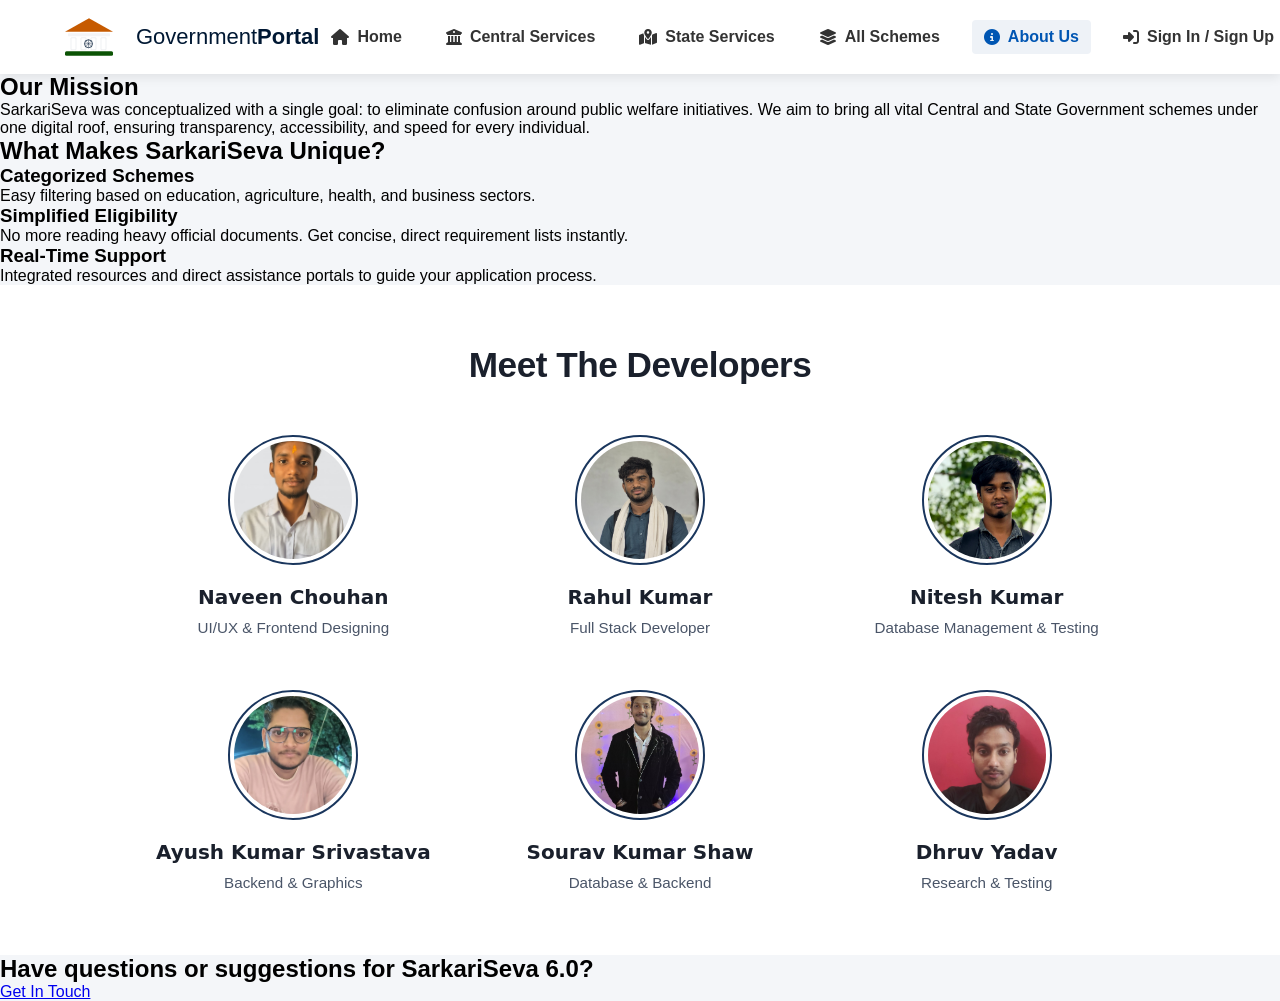
<file: pages/about.html>
<!DOCTYPE html>
<html lang="en">
<head>
    <meta charset="UTF-8">
    <meta name="viewport" content="width=device-width, initial-scale=1.0">
    <title>About Us - Goverment Portal</title>
    <!-- Add your font/icon links here (like FontAwesome for social icons) -->
    <link rel="stylesheet" href="../css/about.css">
    <!-- this is chnage  -->

<link rel="stylesheet" href="https://cdnjs.cloudflare.com/ajax/libs/font-awesome/6.5.1/css/all.min.css">

    <!-- CSS Links (Note the ../ to go up one folder) -->
    <link rel="stylesheet" href="../css/home.css">

    <!-- this chnage -->
</head>
<body>
        <!-- Main Navigation (Reused from your home page) -->
     <header class="navbar-container">
        
        <!-- Top Utility Bar -->
        <div class="top-bar">
            <span>
                <i class="fa-solid fa-flag"></i>
                Government Resources Portal
            </span>


        </div>

        <!-- Main Navigation -->
        <nav class="navbar">

            <!-- Logo -->
       <div class="logo">
    <!-- Clean, Sharp & Solid Dark Tricolor Landmark Logo -->
    <svg xmlns="http://www.w3.org/2000/svg" viewBox="0 0 100 85" width="50" height="50" style="margin-right: 12px; display: inline-block; vertical-align: middle;">
        <!-- Roof (Premium Dark Saffron) -->
        <polygon points="50,5 98,32 2,32" fill="#C65A00" rx="2" />
        
        <!-- Top Beam (Solid Light Cream/White for contrast) -->
        <rect x="8" y="35" width="84" height="6" fill="#F4F4F6" rx="1" />
        
        <!-- Pillars (Solid Crisp White with Subtle Inner Shadows/Borders) -->
        <g fill="#FFFFFF" stroke="#D1D5DB" stroke-width="0.7">
            <rect x="14" y="44" width="10" height="24" rx="1" />
            <rect x="34" y="44" width="10" height="24" rx="1" />
            <rect x="54" y="44" width="10" height="24" rx="1" />
            <rect x="74" y="44" width="10" height="24" rx="1" />
        </g>
        
        <!-- Ashoka Chakra (Deep Royal Navy Blue - Sharp Details) -->
        <circle cx="49" cy="56" r="8" stroke="#001833" stroke-width="1.5" fill="none" />
        <path d="M49,48 L49,64 M41,56 L57,56 M43,50 L55,62 M43,62 L55,50" stroke="#001833" stroke-width="0.8" />
        
        <!-- Base (Premium Dark Green) -->
        <rect x="2" y="71" width="96" height="9" rx="3" fill="#0B5304" />
    </svg>

    <!-- Text (Matching Deep Royal Navy Blue) -->
    <span style="color: #001833; font-size: 22px; font-family: sans-serif; display: inline-block; vertical-align: middle;">
        Government<strong style="font-weight: 800;">Portal</strong>
    </span>
</div>
 <!-- the logo code end -->
            <!-- Navigation Links -->
<ul class="nav-links" id="navLinks">

    <li>
        <a href="../index.html">
            <i class="fa-solid fa-house"></i> Home
        </a>
    </li>

    <li>
        <a href="central-services.html">
            <i class="fa-solid fa-building-columns"></i>
            Central Services
        </a>
    </li>

    <li>
        <a href="state-services.html">
            <i class="fa-solid fa-map-location-dot"></i>
            State Services
        </a>
    </li>

    <li>
        <a href="all-schemes.html">
            <i class="fa-solid fa-layer-group"></i>
            All Schemes
        </a>
    </li>

    <li>
        <a href="about.html" class="active">
            <i class="fa-solid fa-circle-info"></i>
            About Us
        </a>
    </li>

    <li>
        <a href="#login">
            <i class="fa-solid fa-right-to-bracket"></i>
            Sign In / Sign Up
        </a>
    </li>

</ul>

            <!-- Hamburger -->
            <div class="hamburger" id="hamburger">
                <i class="fa-solid fa-bars"></i>
            </div>

        </nav>

    </header>

    <!-- 1. HERO SECTION -->
    <section class="about-hero">
        <div class="hero-content">
            <h1>About SarkariSeva</h1>
            <p>All Government Services, One Trusted Portal.</p>
        </div>
    </section>

    <!-- 2. MISSION & VISION -->
    <section class="about-mission container">
        <div class="mission-box">
            <h2>Our Mission</h2>
            <p>SarkariSeva was conceptualized with a single goal: to eliminate confusion around public welfare initiatives. We aim to bring all vital Central and State Government schemes under one digital roof, ensuring transparency, accessibility, and speed for every individual.</p>
        </div>
    </section>

    <!-- 3. KEY FEATURES SECTION -->
    <section class="about-features container">
        <h2>What Makes SarkariSeva Unique?</h2>
        <div class="features-grid">
            <div class="feature-card">
                <h3>Categorized Schemes</h3>
                <p>Easy filtering based on education, agriculture, health, and business sectors.</p>
            </div>
            <div class="feature-card">
                <h3>Simplified Eligibility</h3>
                <p>No more reading heavy official documents. Get concise, direct requirement lists instantly.</p>
            </div>
            <div class="feature-card">
                <h3>Real-Time Support</h3>
                <p>Integrated resources and direct assistance portals to guide your application process.</p>
            </div>
        </div>
    </section>

    <!-- 4. DEVELOPER / TEAM SECTION -->

    <!-- 4. DEVELOPER SECTION (Premium Minimal Layout) -->
<section class="about-developer container">
    <div class="section-header">
        <h2>Meet The Developers</h2>
    </div>
    
    <div class="developer-row">
        <!-- Developer naveen 1 -->
        <div class="dev-item">
            <div class="img-circle-wrapper">
                <img src="../assets/images/hero/naveen.jpg" alt="Naveen" class="dev-img-circle">
            </div>
            <h3 class="dev-name">Naveen Chouhan</h3>
            <p class="dev-work">UI/UX & Frontend Designing</p>
        </div>

        <!-- Developer rahul 2 -->
        <div class="dev-item">
            <div class="img-circle-wrapper">
                <img src="../assets/images/hero/rahul.jpeg" alt="Rahul" class="dev-img-circle">
            </div>
            <h3 class="dev-name">Rahul Kumar</h3>
            <p class="dev-work">Full Stack Developer</p>
        </div>

        <!-- Developer nitesh 3  -->
        <div class="dev-item">
            <div class="img-circle-wrapper">
                <img src="../assets/images/hero/nitesh.jpeg" alt="Nitesh" class="dev-img-circle">
            </div>
            <h3 class="dev-name">Nitesh Kumar</h3>
            <p class="dev-work">Database Management & Testing</p>
        </div>

        <!-- Developer ayush 4  -->
        <div class="dev-item">
            <div class="img-circle-wrapper">
                <img src="../assets/images/hero/ayush.jpg" alt="Ayush" class="dev-img-circle">
            </div>
            <h3 class="dev-name">Ayush Kumar Srivastava</h3>
            <p class="dev-work">Backend & Graphics</p>
        </div>

        <!-- Developer sourav 5  -->
        <div class="dev-item">
            <div class="img-circle-wrapper">
                <img src="../assets/images/hero/sourav.jpeg" alt="Sourav" class="dev-img-circle">
            </div>
            <h3 class="dev-name">Sourav Kumar Shaw</h3>
            <p class="dev-work">Database & Backend</p>
        </div>

        <!-- Developer dhruv 6  -->
        <div class="dev-item">
            <div class="img-circle-wrapper">
                <img src="../assets/images/hero/dhruv.jpeg" alt="dhruv" class="dev-img-circle">
            </div>
            <h3 class="dev-name">Dhruv Yadav</h3>
            <p class="dev-work">Research & Testing</p>
        </div>
    </div>
</section>

    <!-- 5. CALL TO ACTION -->
    <section class="about-cta">
        <h2>Have questions or suggestions for SarkariSeva 6.0?</h2>
        <a href="contact.html" class="btn-primary">Get In Touch</a>
    </section>

</body>
</html>
</file>
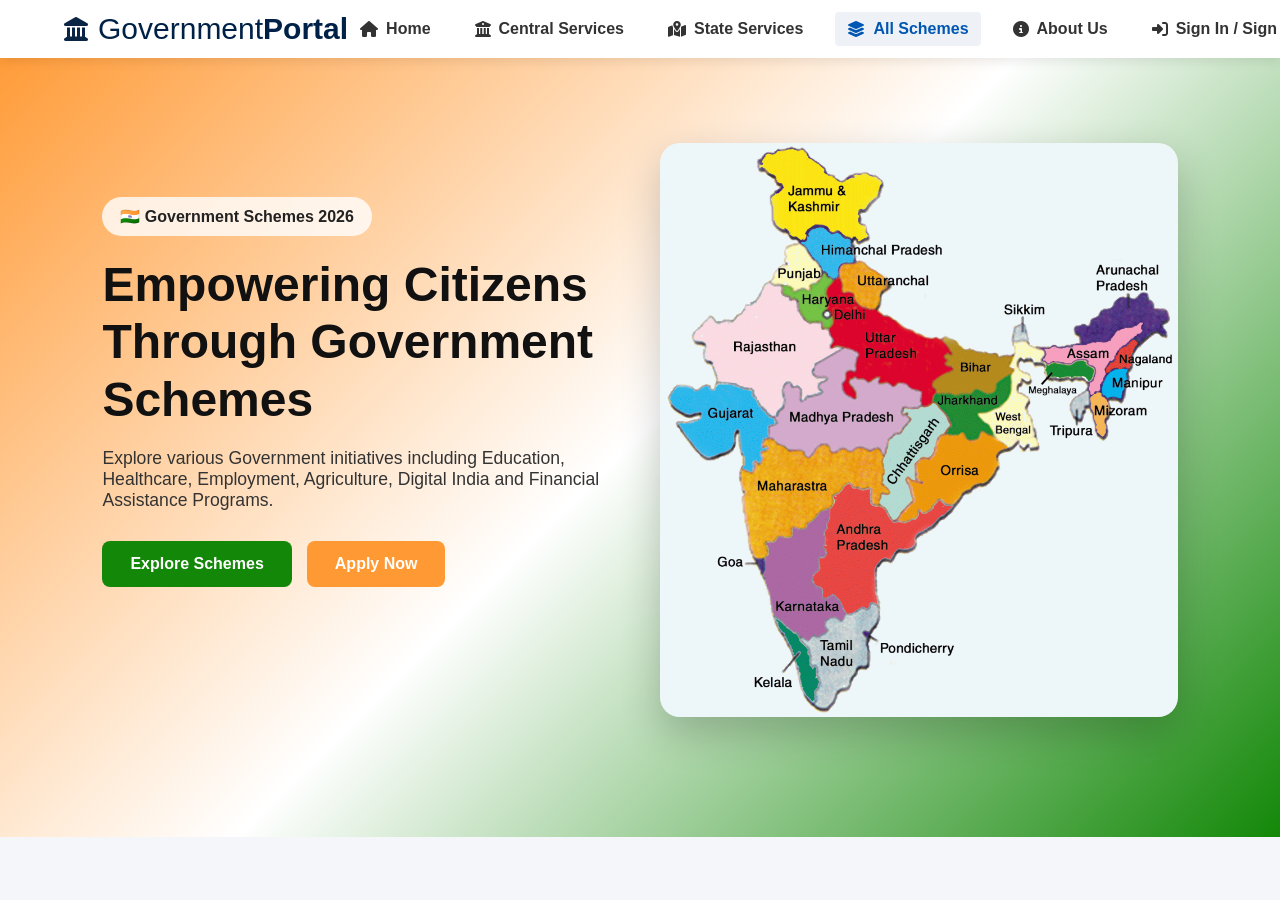
<file: pages/scheme.html>
<!DOCTYPE html>
<html lang="en">
<head>
    <meta charset="UTF-8">
    <meta name="viewport" content="width=device-width, initial-scale=1.0">
    <title>All Scheme In One Place</title>
    <!-- CSS File Link -->
     <link rel="stylesheet" href="https://cdnjs.cloudflare.com/ajax/libs/font-awesome/6.5.1/css/all.min.css"> 
    <link rel="stylesheet" href="../css/scheme.css">
</head>
<body>

     <header class="navbar-container">
    <!-- Top Mini Badge -->
    <div class="top-bar">
        <span><i class="fa-solid fa-flag"></i> Government Resources Portal</span>
    </div>

    <!-- Main Pill Navigation -->
    <nav class="navbar">
        <!-- Logo -->
        <div class="logo">
            <i class="fa-solid fa-landmark"></i>
            <span>Government<strong>Portal</strong></span>
        </div>

        <!-- Navigation Links -->
        <ul class="nav-links" id="navLinks">
            <li><a href="../index.html"><i class="fa-solid fa-house"></i> <span>Home</span></a></li>
            <li><a href="central-services.html"><i class="fa-solid fa-building-columns"></i> <span>Central Services</span></a></li>
            <li><a href="state-services.html"><i class="fa-solid fa-map-location-dot"></i> <span>State Services</span></a></li>
            <li><a href="all-schemes.html" class="active"><i class="fa-solid fa-layer-group"></i> <span>All Schemes</span></a></li>
            <li><a href="../pages/about.html"><i class="fa-solid fa-circle-info"></i> <span>About Us</span></a></li>
            <li><a href="#login" class="login-btn"><i class="fa-solid fa-right-to-bracket"></i> <span>Sign In / Sign Up</span></a></li>
        </ul>

        <!-- Mobile Hamburger Icon -->
        <div class="hamburger" id="hamburger">
            <i class="fa-solid fa-bars"></i>
        </div>
    </nav>
</header>
<!-- this is the end of change  -->
    <!-- This is start of scheme code  -->
     <section class="govt-scheme-banner">
    <div class="banner-content">
        <span class="badge">🇮🇳 Government Schemes 2026</span>

        <h1>Empowering Citizens Through Government Schemes</h1>

        <p>
            Explore various Government initiatives including
            Education, Healthcare, Employment, Agriculture,
            Digital India and Financial Assistance Programs.
        </p>

        <div class="banner-buttons">
            <a href="#" class="btn-primary">Explore Schemes</a>
            <a href="#" class="btn-secondary">Apply Now</a>
        </div>
        <section id="schemes-section">
        <div id="schemes-container"></div>
</section>
    </div>

    <div class="banner-image">
        <img src="../assets/images/hero/india.gif"
            alt="India Government Scheme">
    </div>
</section>

    </div>
    <script src="#"></script>
</body>
</html>
</file>
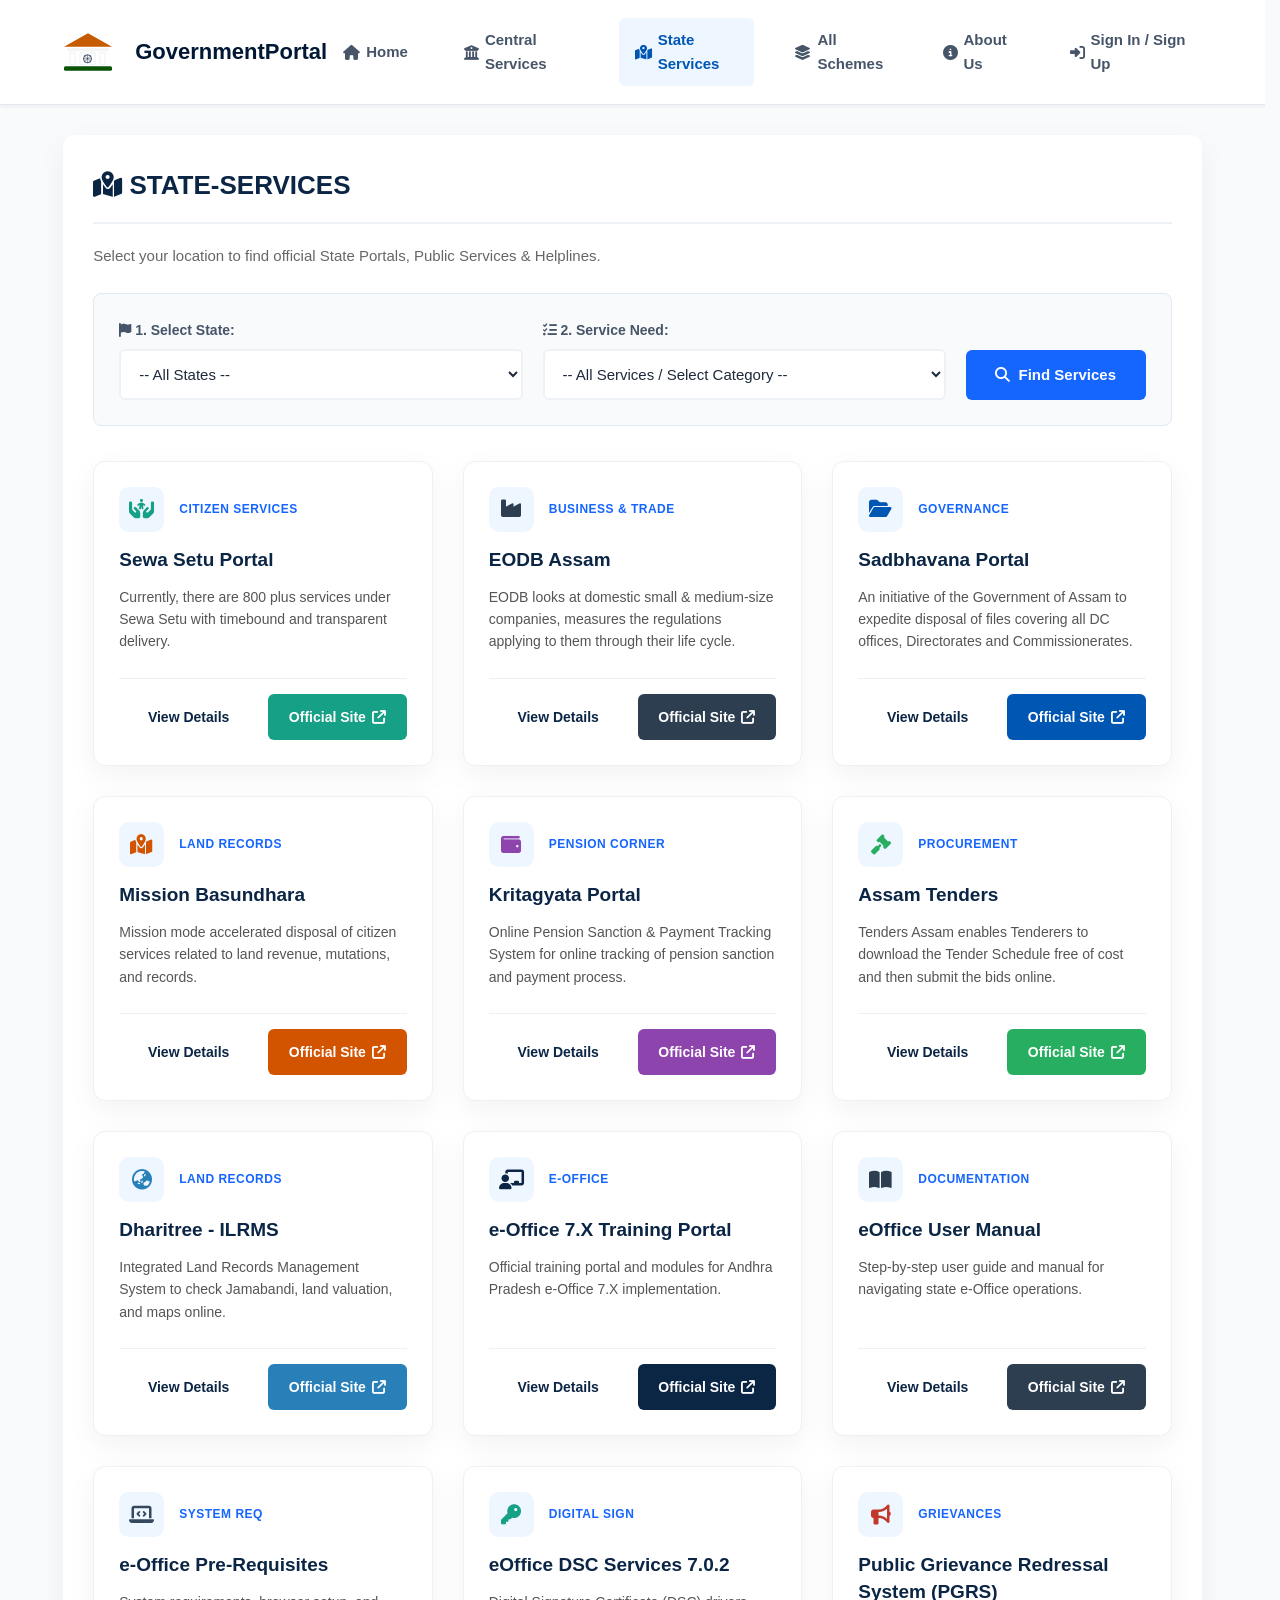
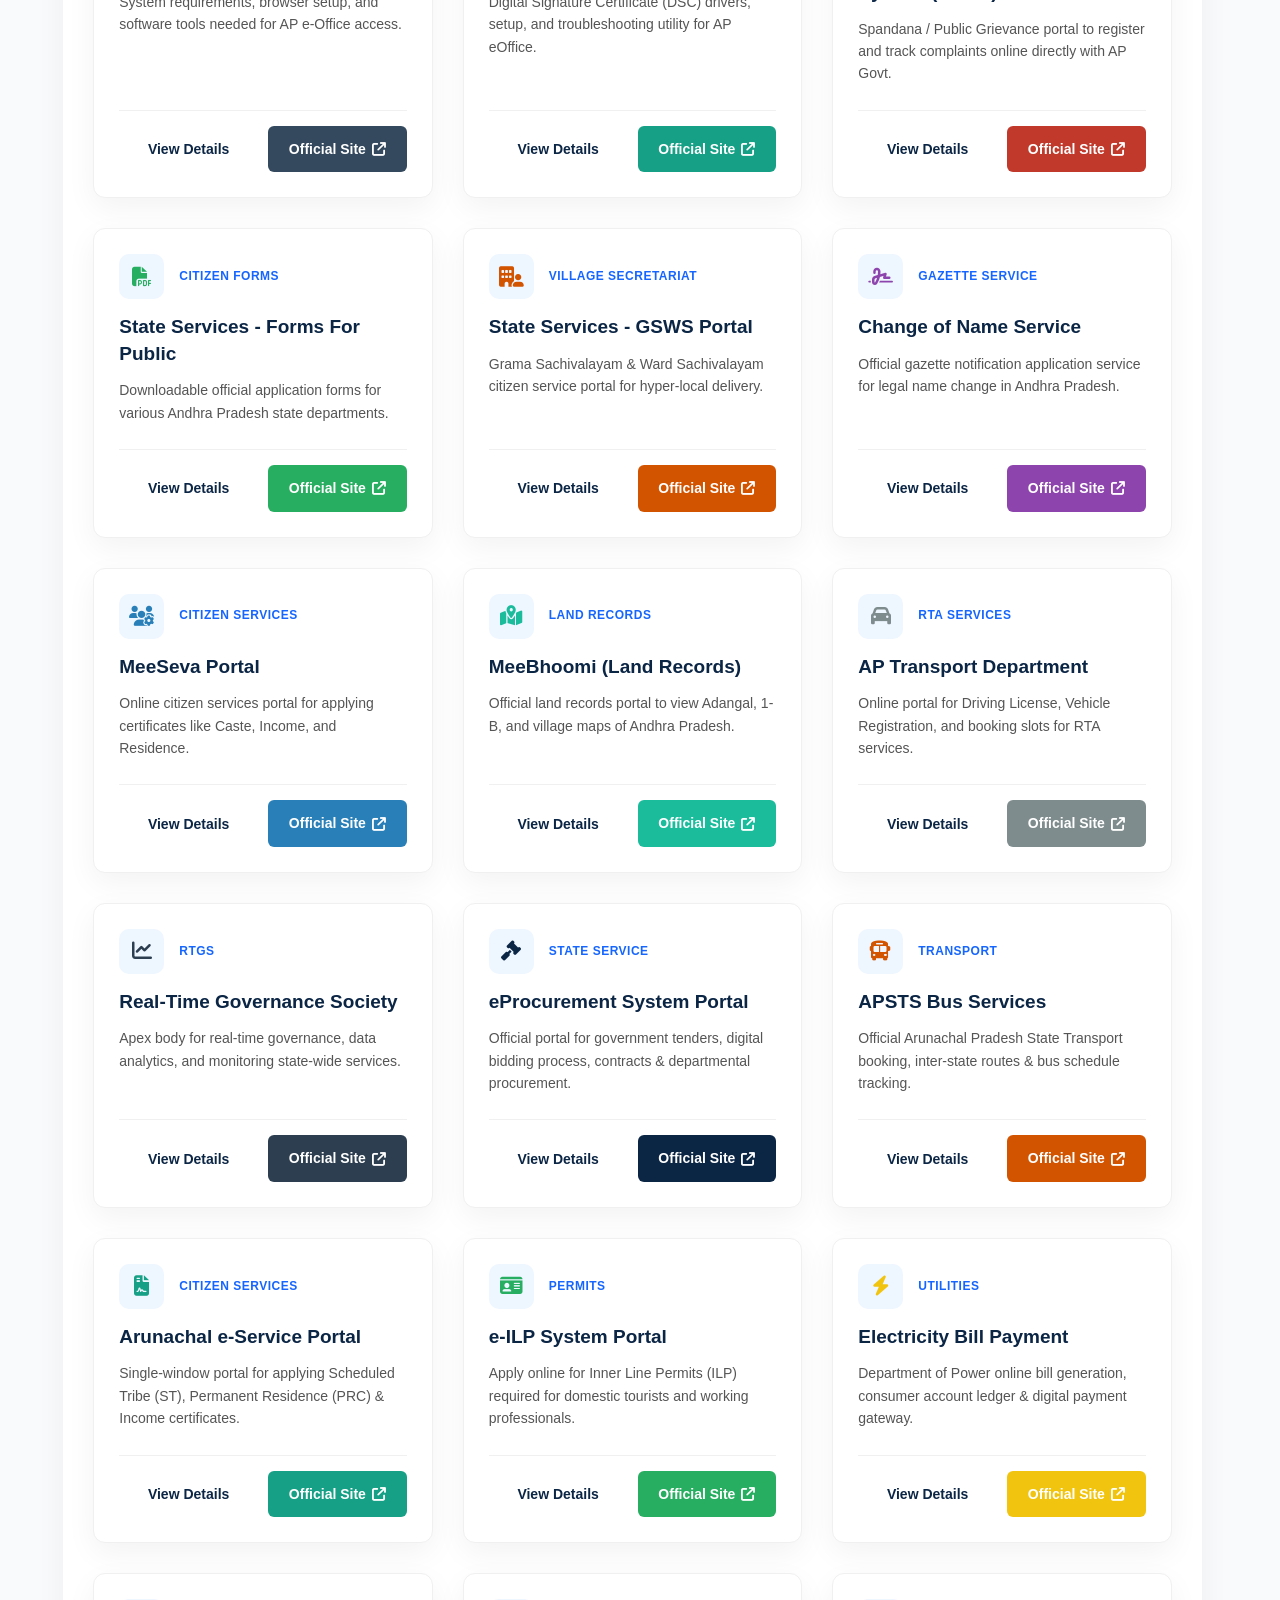
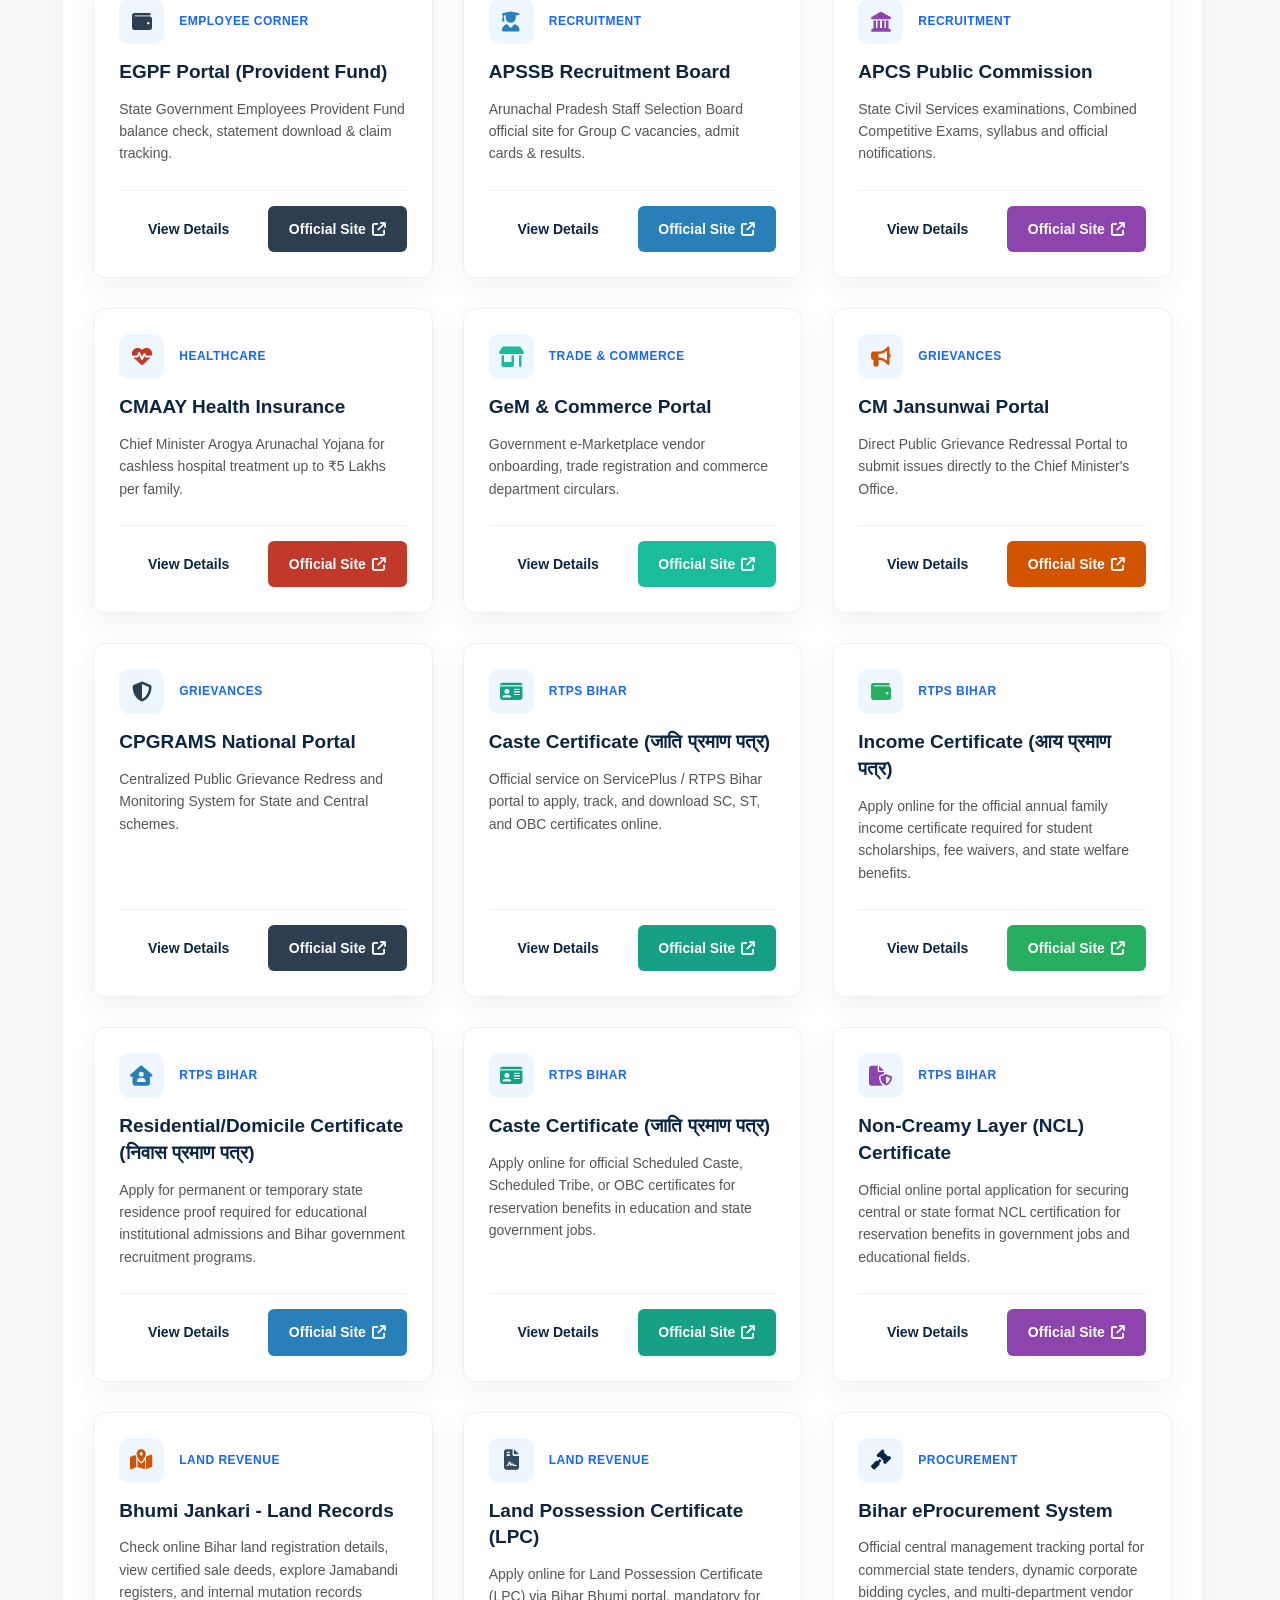
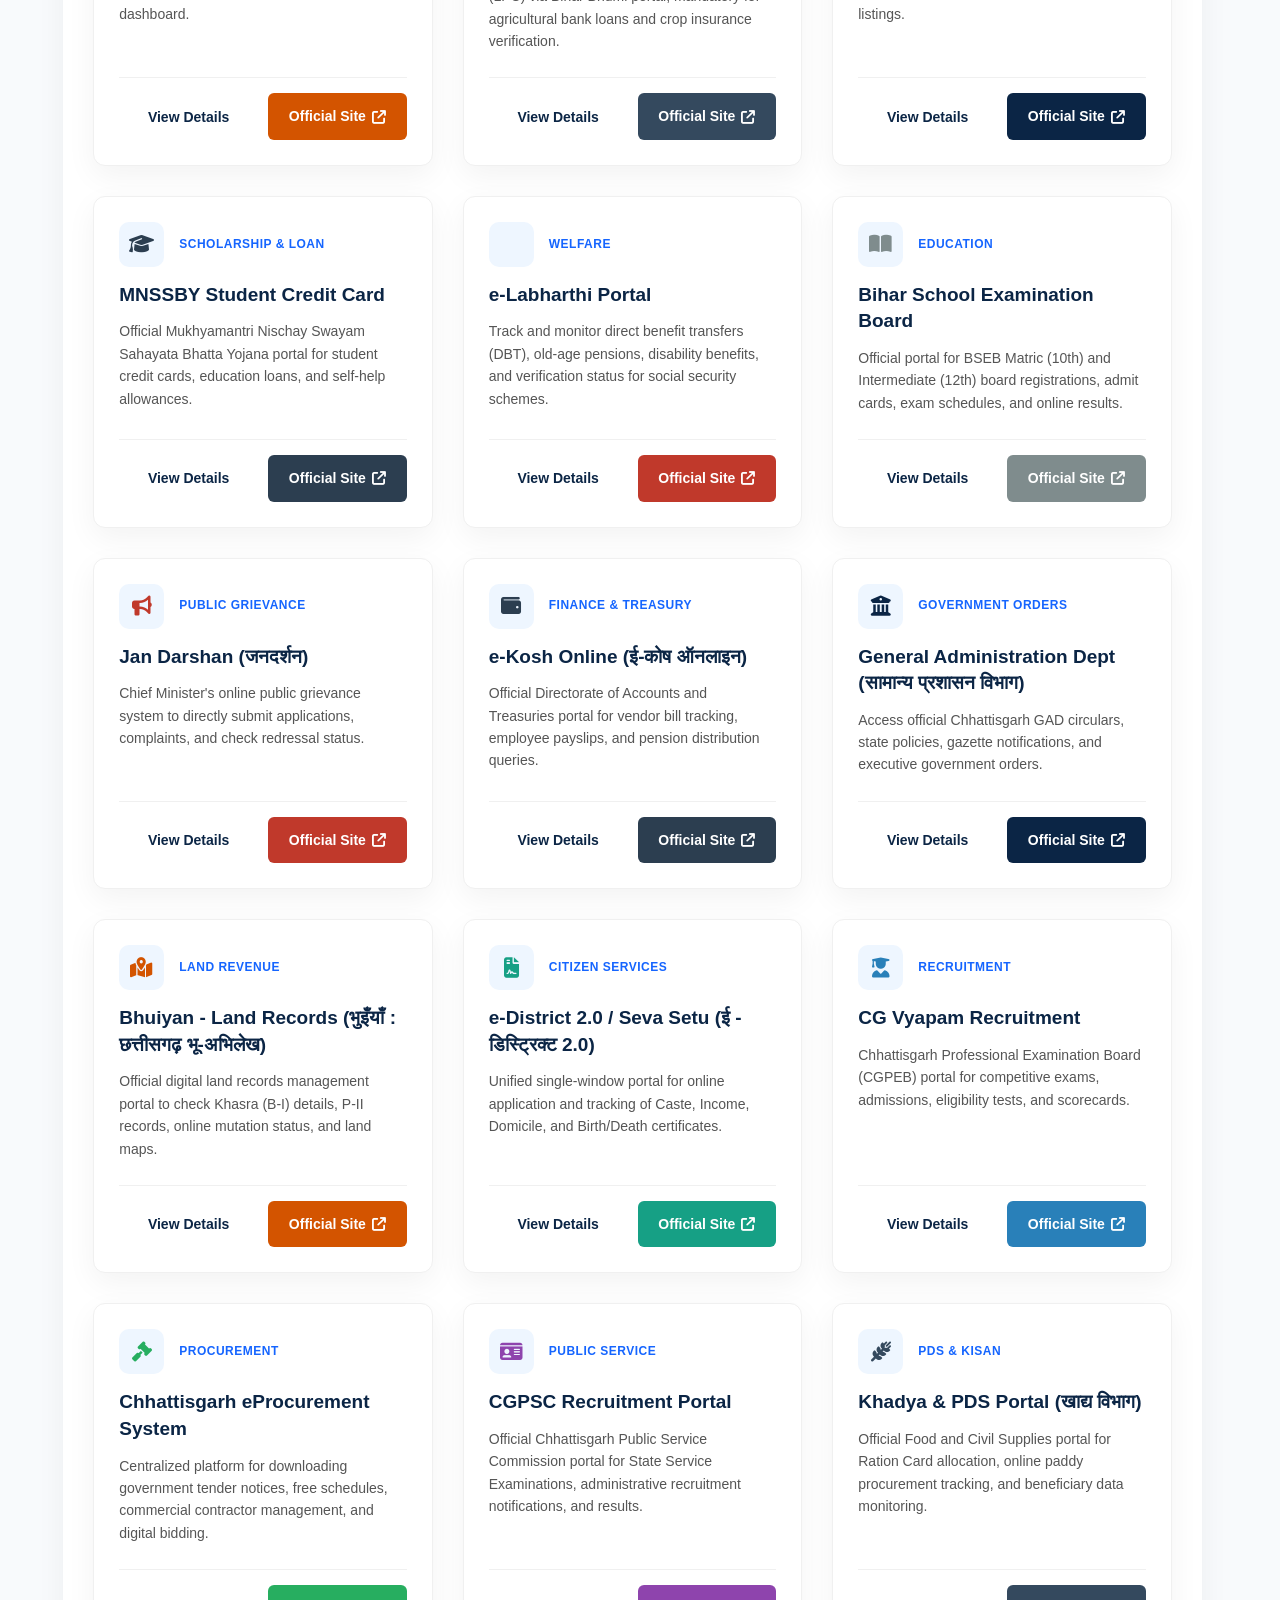
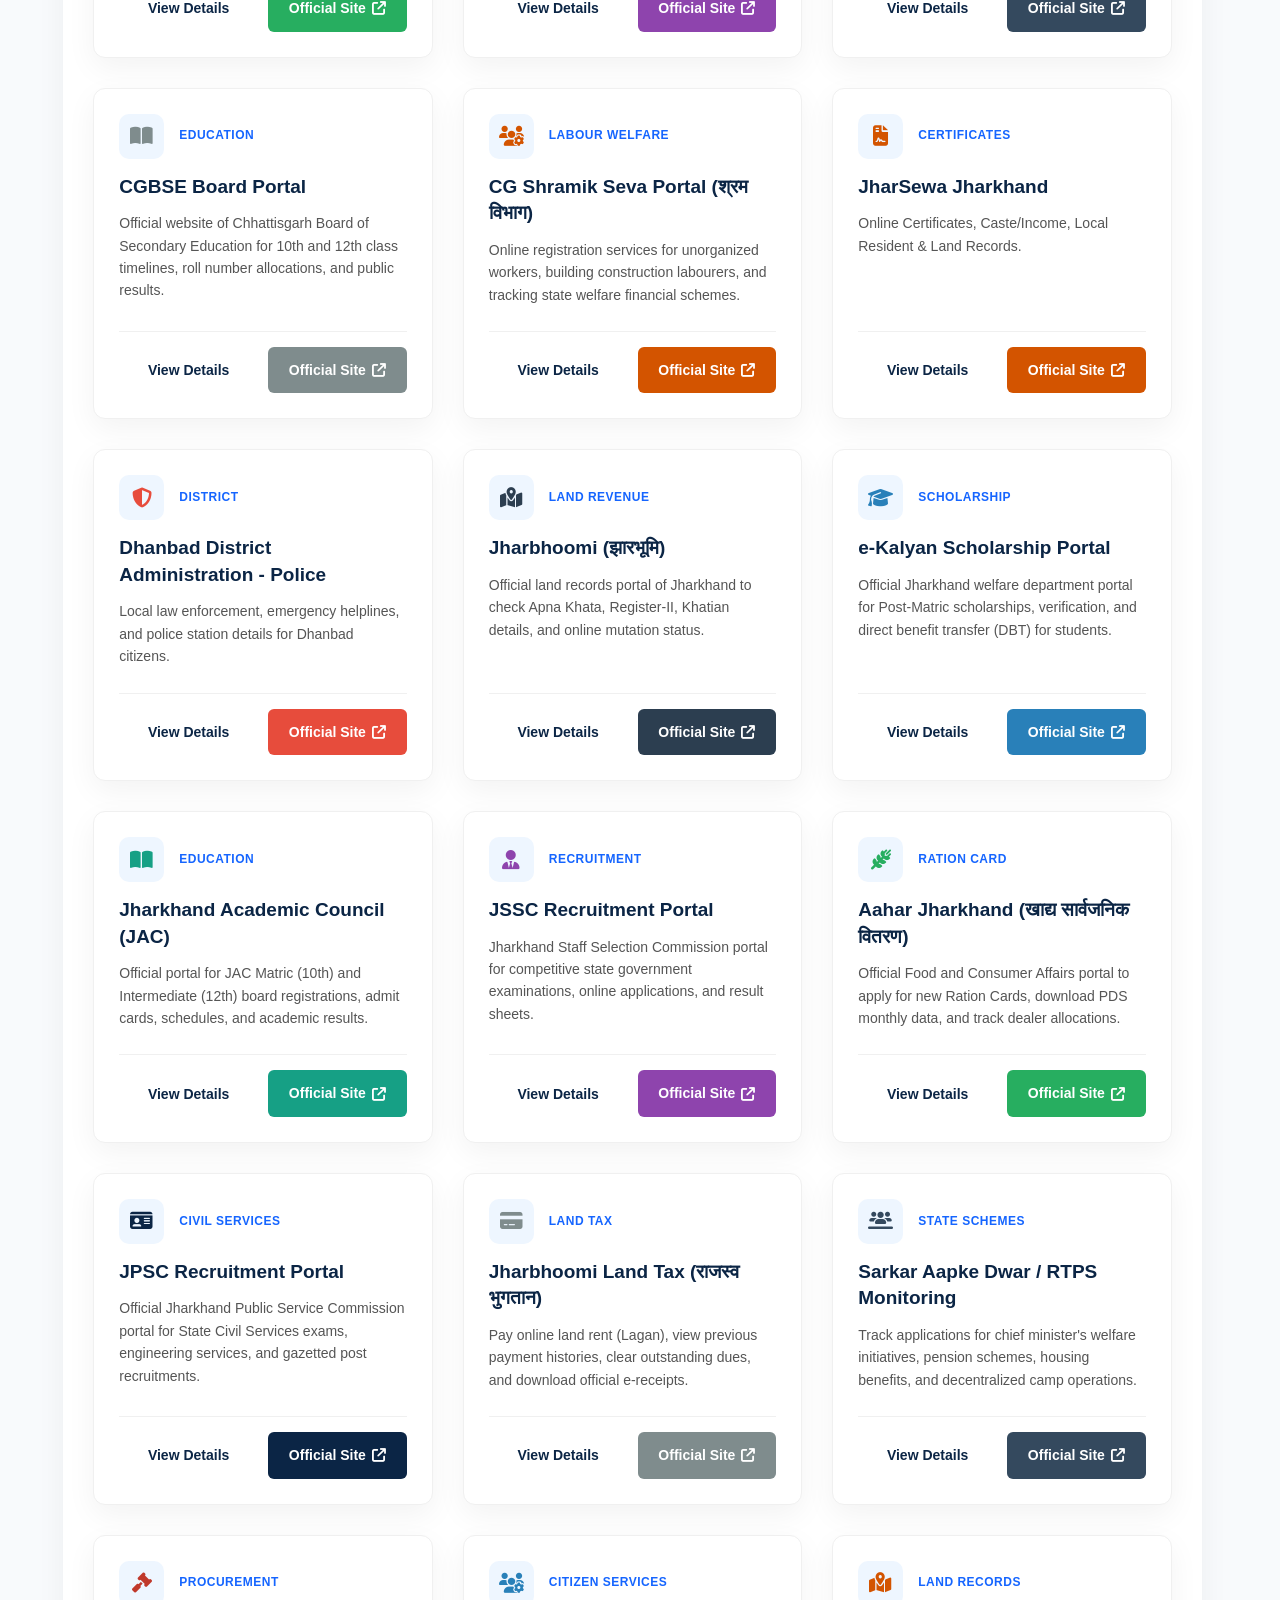
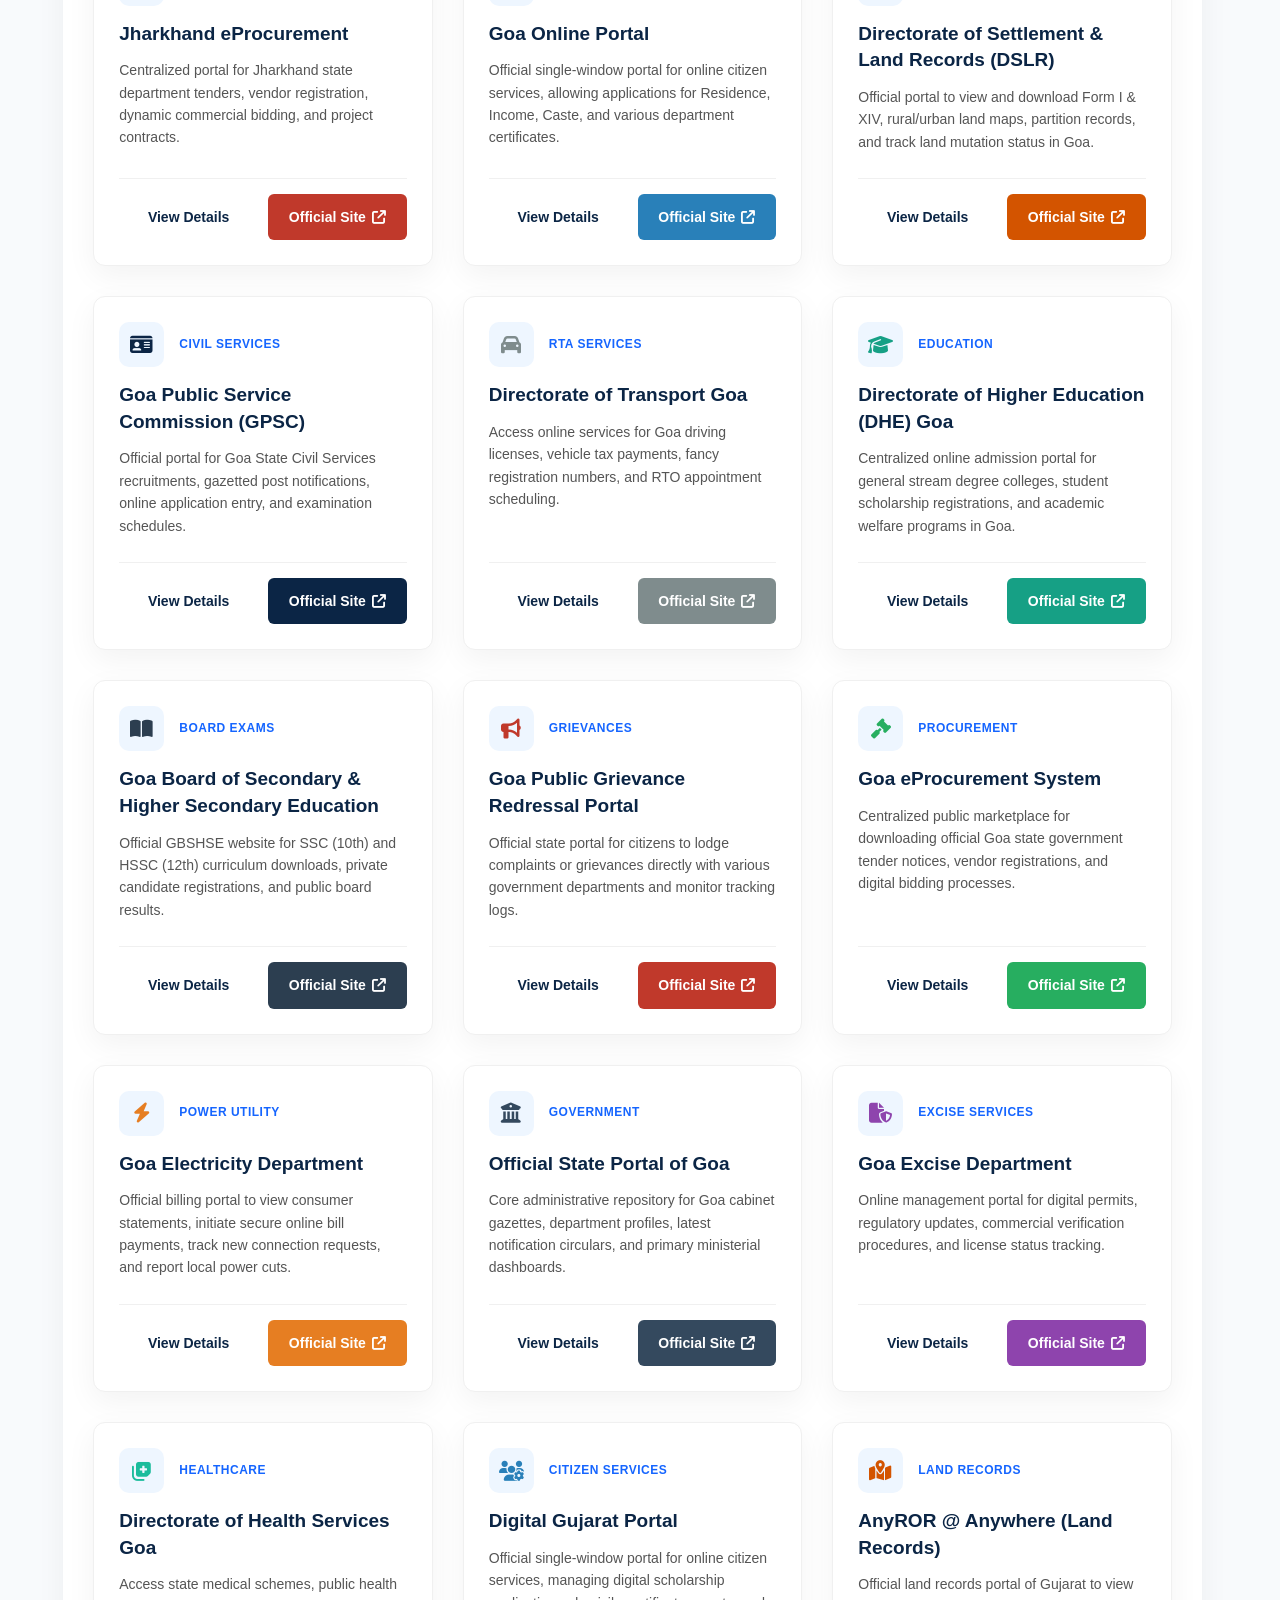
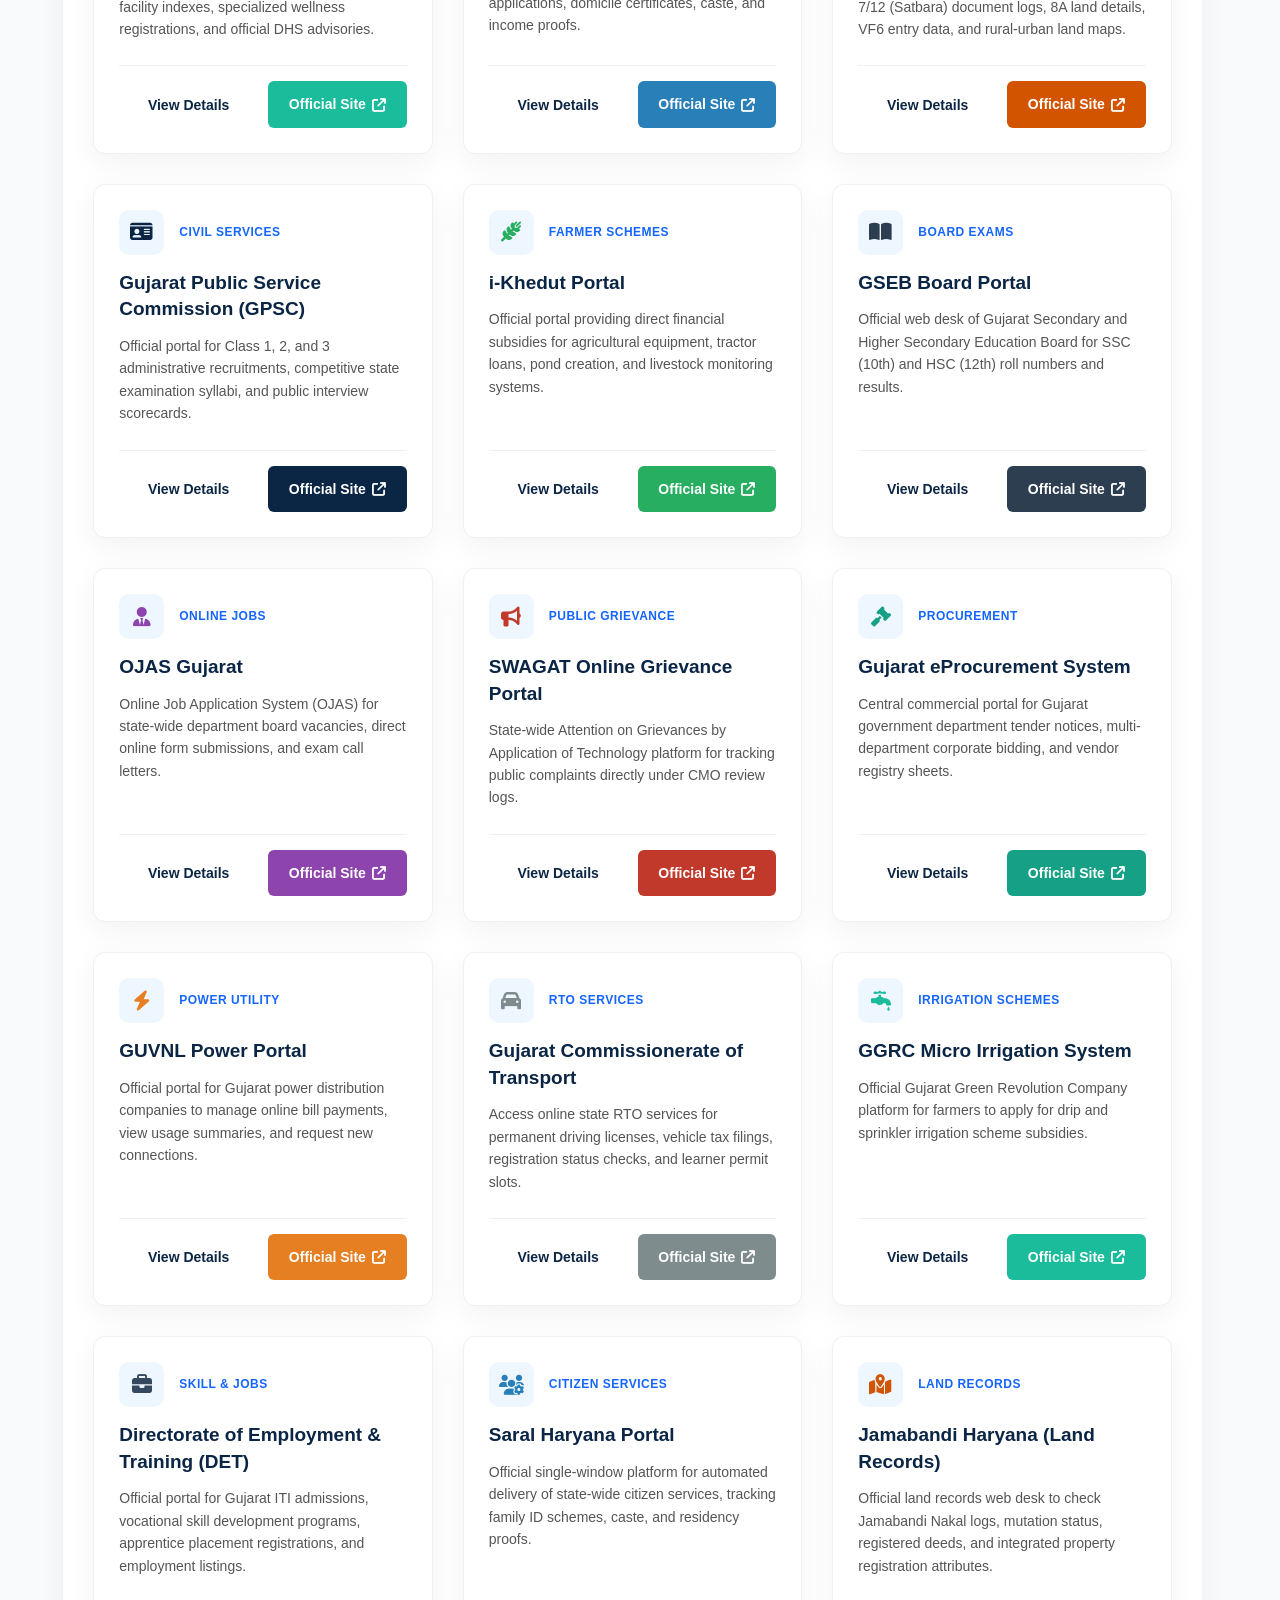
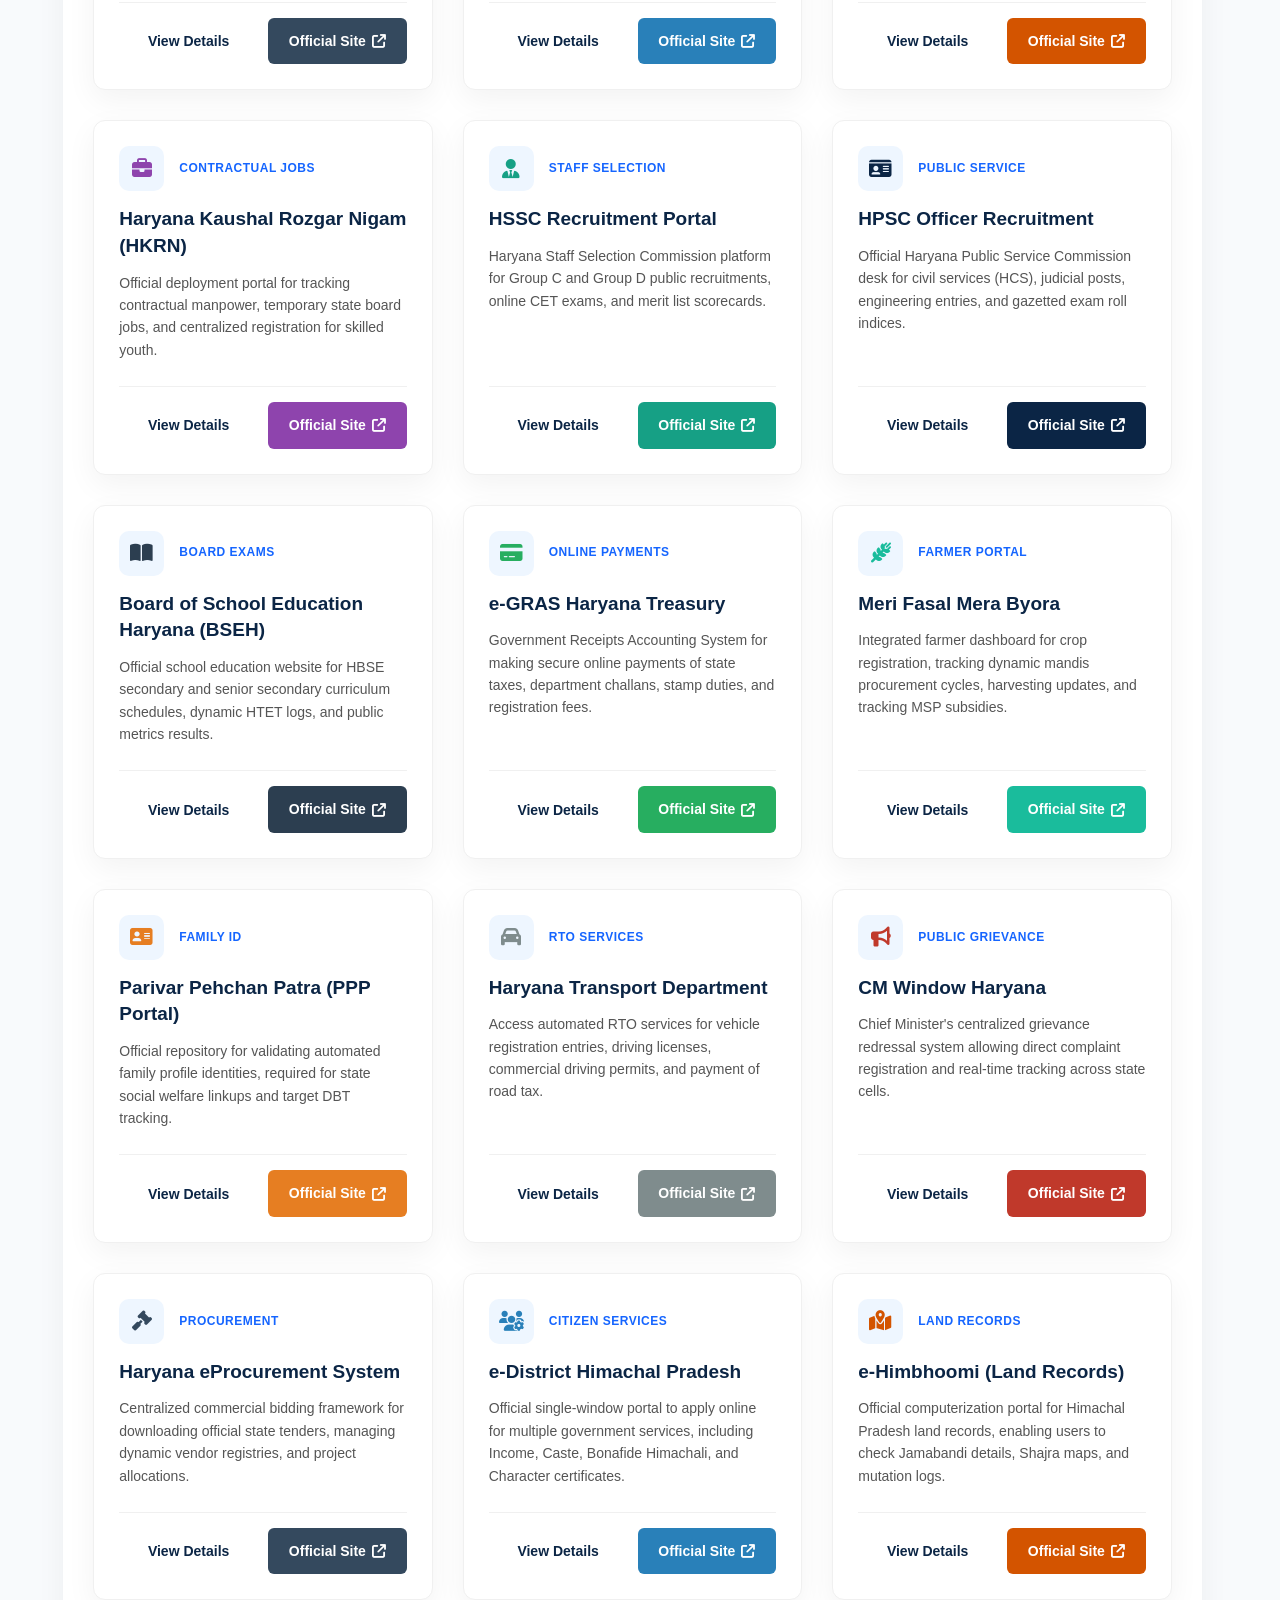
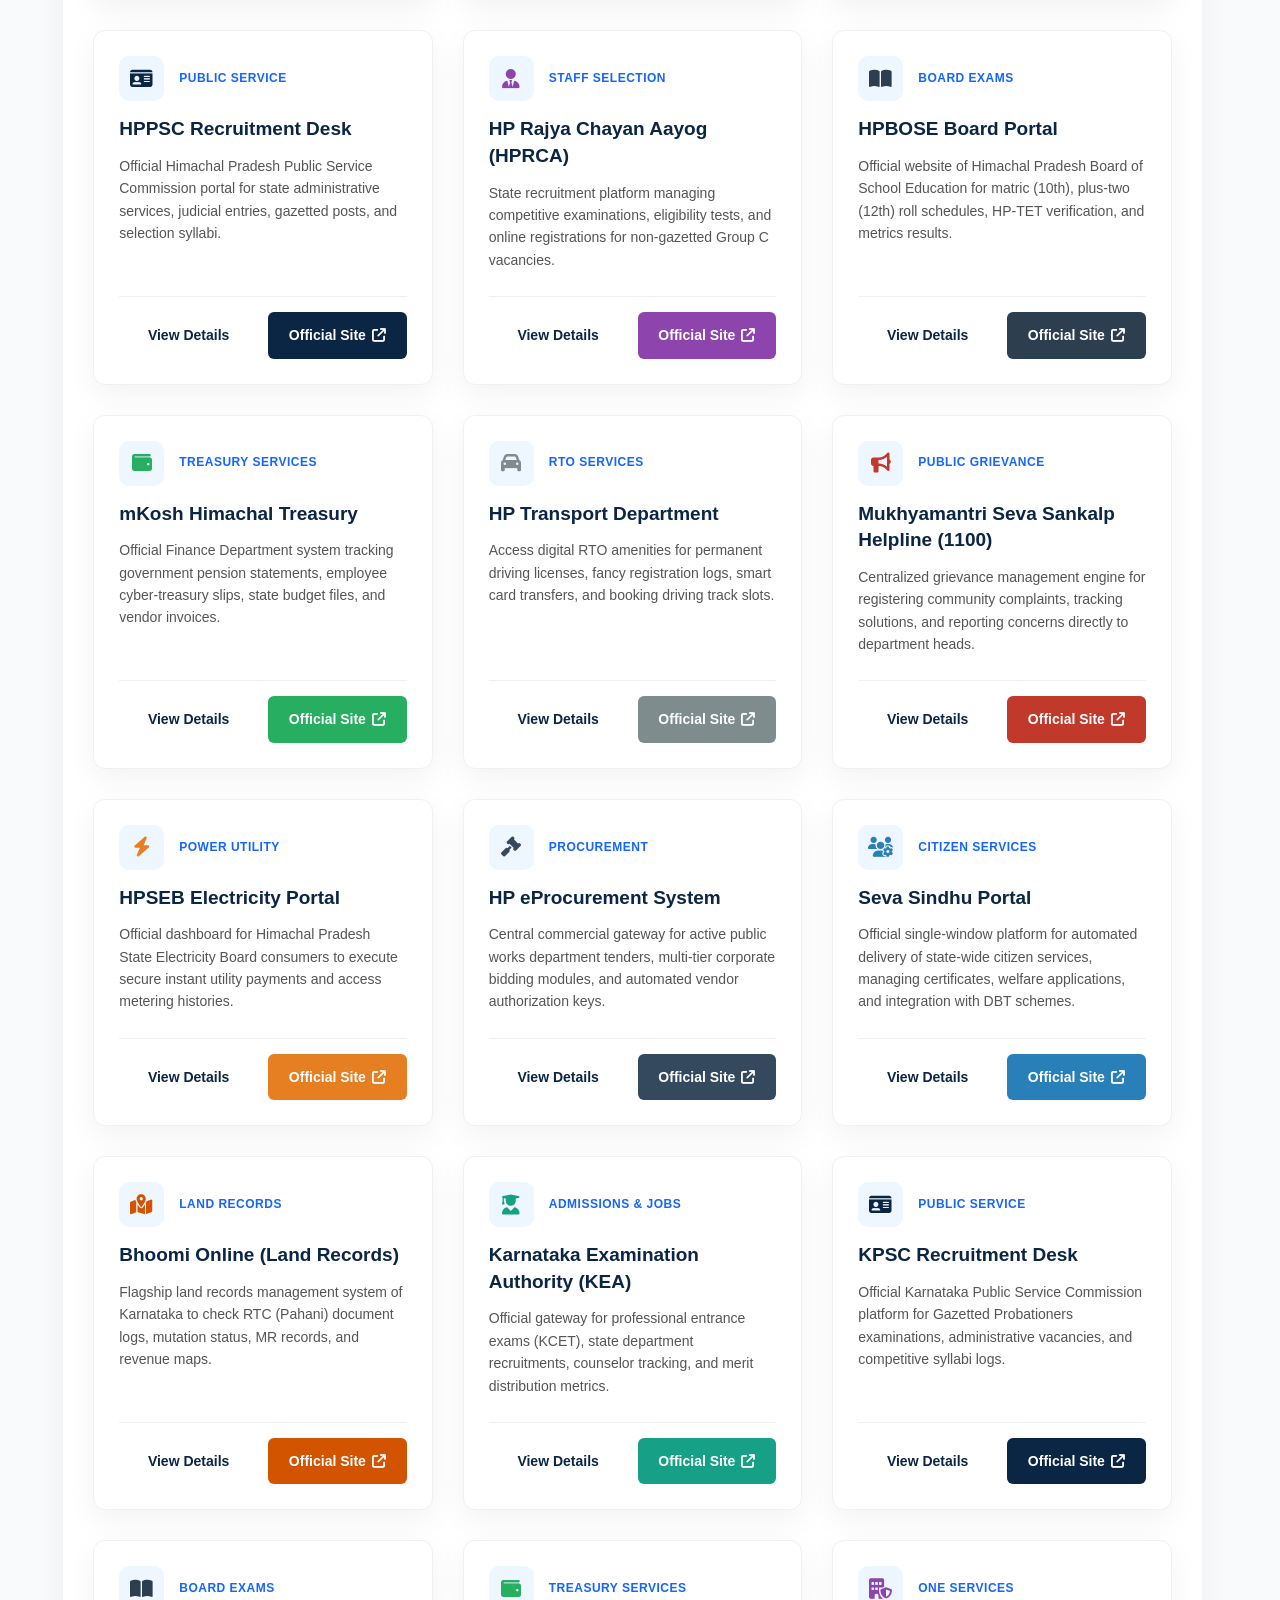
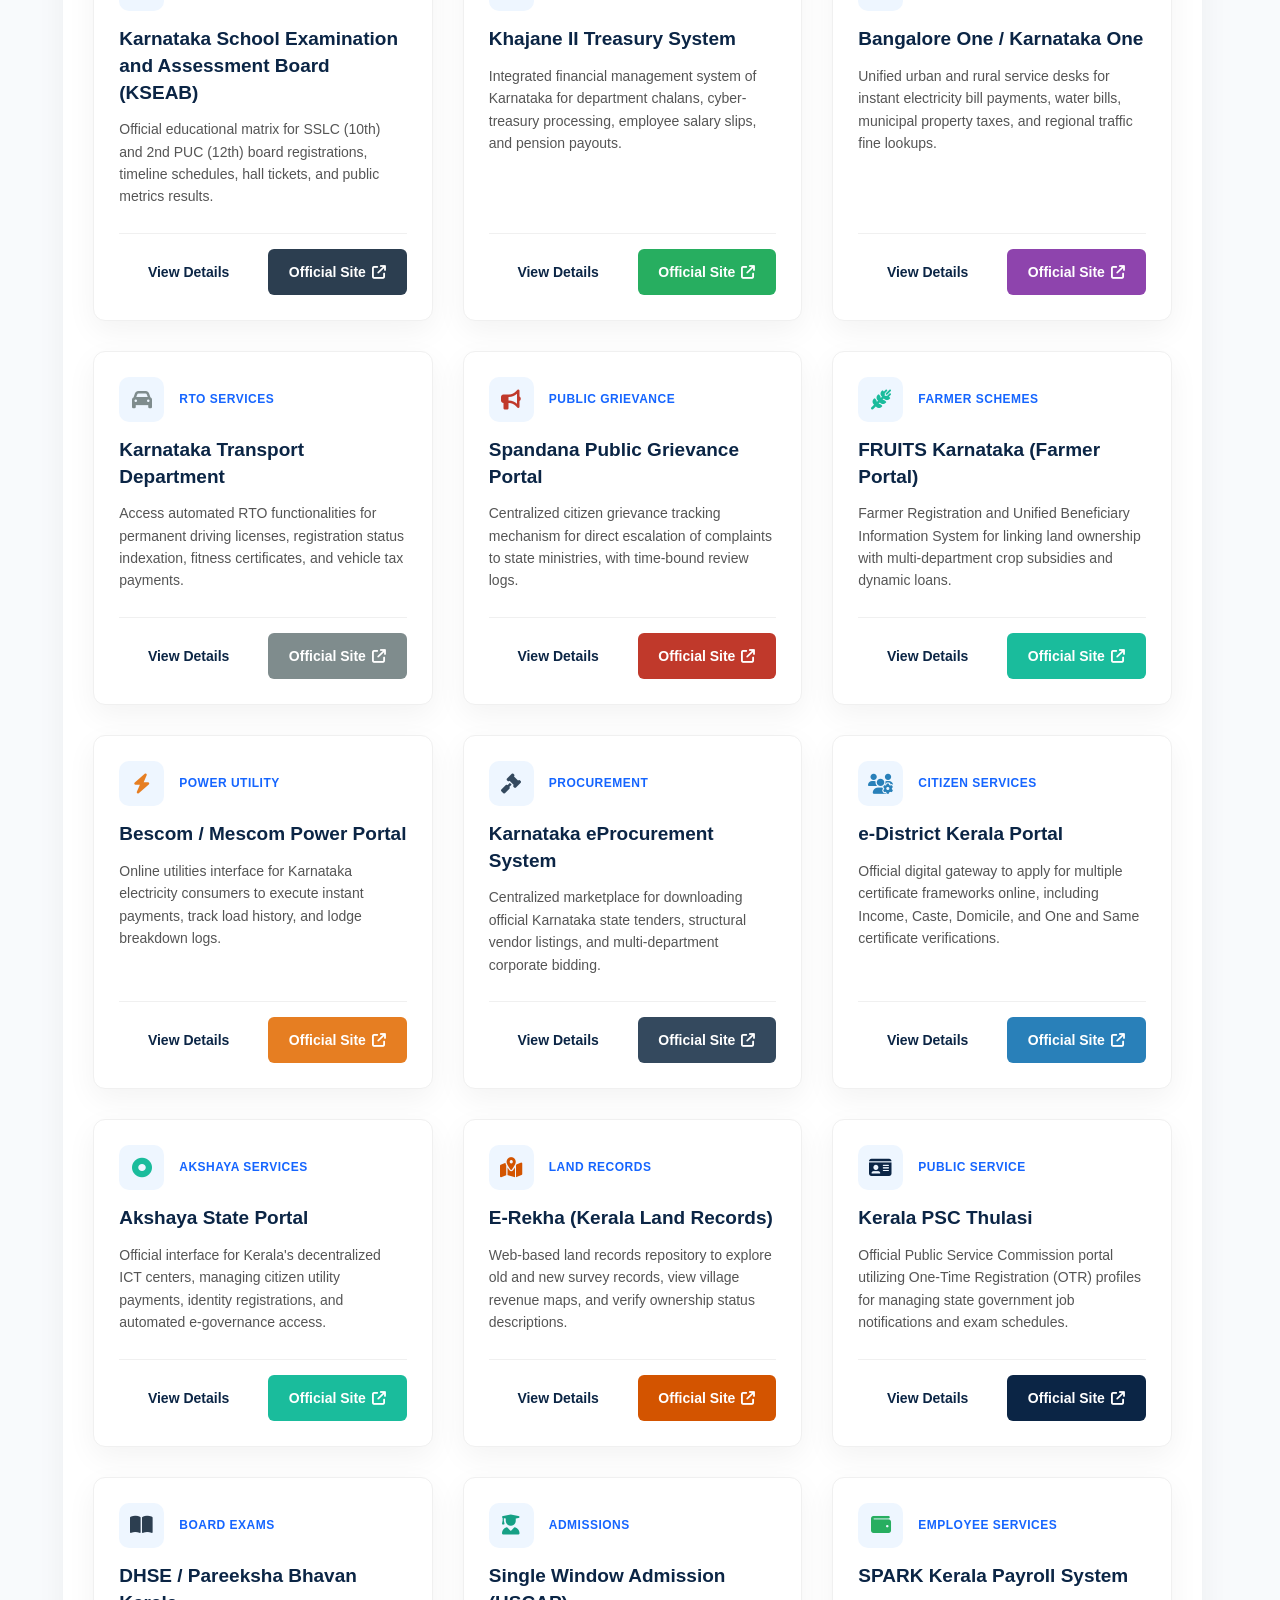
<file: pages/state-services.html>
<!DOCTYPE html>
<html lang="en">
<head>
  <meta charset="UTF-8">
  <meta name="viewport" content="width=device-width, initial-scale=1.0">
  <title>Smart Local Services Locator - GovHub</title>
  <link rel="stylesheet" href="https://cdnjs.cloudflare.com/ajax/libs/font-awesome/6.5.1/css/all.min.css">
  <link rel="stylesheet" href="../css/state-style.css">
</head>
<body>

     <header class="navbar-container">
        
        

        <!-- Main Navigation -->
        <nav class="navbar">

            <!-- Logo -->
       <div class="logo">
    <!-- Clean, Sharp & Solid Dark Tricolor Landmark Logo -->
    <svg xmlns="http://www.w3.org/2000/svg" viewBox="0 0 100 85" width="50" height="50" style="margin-right: 12px; display: inline-block; vertical-align: middle;">
        <!-- Roof (Premium Dark Saffron) -->
        <polygon points="50,5 98,32 2,32" fill="#C65A00" rx="2" />
        
        <!-- Top Beam (Solid Light Cream/White for contrast) -->
        <rect x="8" y="35" width="84" height="6" fill="#F4F4F6" rx="1" />
        
        <!-- Pillars (Solid Crisp White with Subtle Inner Shadows/Borders) -->
        <g fill="#FFFFFF" stroke="#D1D5DB" stroke-width="0.7">
            <rect x="14" y="44" width="10" height="24" rx="1" />
            <rect x="34" y="44" width="10" height="24" rx="1" />
            <rect x="54" y="44" width="10" height="24" rx="1" />
            <rect x="74" y="44" width="10" height="24" rx="1" />
        </g>
        
        <!-- Ashoka Chakra (Deep Royal Navy Blue - Sharp Details) -->
        <circle cx="49" cy="56" r="8" stroke="#001833" stroke-width="1.5" fill="none" />
        <path d="M49,48 L49,64 M41,56 L57,56 M43,50 L55,62 M43,62 L55,50" stroke="#001833" stroke-width="0.8" />
        
        <!-- Base (Premium Dark Green) -->
        <rect x="2" y="71" width="96" height="9" rx="3" fill="#0B5304" />
    </svg>

    <!-- Text (Matching Deep Royal Navy Blue) -->
    <span style="color: #001833; font-size: 22px; font-family: sans-serif; display: inline-block; vertical-align: middle;">
        Government<strong style="font-weight: 800;">Portal</strong>
    </span>
</div>
 <!-- the logo code end -->
            <!-- Navigation Links -->
<ul class="nav-links" id="navLinks">

    <li>
        <a href="../index.html">
            <i class="fa-solid fa-house"></i> Home
        </a>
    </li>

    <li>
        <a href="central-services.html">
            <i class="fa-solid fa-building-columns"></i>
            Central Services
        </a>
    </li>

    <li>
        <a href="state-services.html"  class="active">
            <i class="fa-solid fa-map-location-dot"></i>
            State Services
        </a>
    </li>

    <li>
        <a href="all-schemes.html">
            <i class="fa-solid fa-layer-group"></i>
            All Schemes
        </a>
    </li>

    <li>
        <a href="about.html">
            <i class="fa-solid fa-circle-info"></i>
            About Us
        </a>
    </li>

    <li>
        <a href="#login">
            <i class="fa-solid fa-right-to-bracket"></i>
            Sign In / Sign Up
        </a>
    </li>

</ul>

            <!-- Hamburger -->
            <div class="hamburger" id="hamburger">
                <i class="fa-solid fa-bars"></i>
            </div>

        </nav>

    </header>

  <main class="main-content">
    <section class="state-services-panel">

      <div class="panel-header-clean">
        <h3 class="panel-title-text">
          <i class="fa-solid fa-map-location-dot"></i> STATE-SERVICES 
        </h3>
      </div>

      <p class="panel-subtitle">Select your location to find official State Portals, Public Services & Helplines.</p>

      <div class="filter-form-container">

        <div class="form-group">
          <label><i class="fa-solid fa-flag"></i> 1. Select State:</label>
          <select id="stateSelect" onchange="updateCategories()">
            <option value="">-- Select State --</option>
            <option value="all">-- All States --</option>
            <option value="Andhra Pradesh">Andhra Pradesh (आंध्र प्रदेश)</option>
            <option value="Arunachal Pradesh">Arunachal Pradesh (अरुणाचल प्रदेश)</option>
            <option value="Assam">Assam (असम)</option>
            <option value="Bihar">Bihar (बिहार)</option>
            <option value="Chhattisgarh">Chhattisgarh (छत्तीसगढ़)</option>
            <option value="Goa">Goa (गोवा)</option>
            <option value="Gujarat">Gujarat (गुजरात)</option>
            <option value="Haryana">Haryana (हरियाणा)</option>
            <option value="Himachal Pradesh">Himachal Pradesh (हिमाचल प्रदेश)</option>
            <option value="Jharkhand">Jharkhand (झारखंड)</option>
            <option value="Karnataka">Karnataka (कर्नाटक)</option>
            <option value="Kerala">Kerala (केरल)</option>
            <option value="Madhya Pradesh">Madhya Pradesh (मध्य प्रदेश)</option>
            <option value="Maharashtra">Maharashtra (महाराष्ट्र)</option>
            <option value="Manipur">Manipur (मणिपुर)</option>
            <option value="Meghalaya">Meghalaya (मेघालय)</option>
            <option value="Mizoram">Mizoram (मिज़ोरम)</option>
            <option value="Nagaland">Nagaland (नागालैंड)</option>
            <option value="Odisha">Odisha (ओडिशा)</option>
            <option value="Punjab">Punjab (पंजाब)</option>
            <option value="Rajasthan">Rajasthan (राजस्थान)</option>
            <option value="Sikkim">Sikkim (सिक्किम)</option>
            <option value="Tamil Nadu">Tamil Nadu (तमिलनाडु)</option>
            <option value="Telangana">Telangana (तेलंगाना)</option>
            <option value="Tripura">Tripura (त्रिपुरा)</option>
            <option value="Uttar Pradesh">Uttar Pradesh (उत्तर प्रदेश)</option>
            <option value="Uttarakhand">Uttarakhand (उत्तराखंड)</option>
            <option value="West Bengal">West Bengal (पश्चिम बंगाल)</option>
          </select>
        </div>

        <div class="form-group">
          <label><i class="fa-solid fa-list-check"></i> 2. Service Need:</label>
          <select id="serviceTypeSelect">
            <option value="">-- All Services / Select Category --</option>
            <option value="administration">Local Administration (DM/Tehsil/Police)</option>
            <option value="certificates">Certificates & Identity (आय/जाति/निवास)</option>
            <option value="municipal">Municipal & Utilities (नगर निगम/टैक्स)</option>
            <option value="health">Local Healthcare & Emergency</option>
          </select>
        </div>

        <div class="form-group form-group-btn">
          <button class="btn-search" onclick="filterLocalServices()">
            <i class="fa-solid fa-magnifying-glass"></i> Find Services
          </button>
        </div>

      </div>

      <div id="stateServicesGrid" class="grid-container">
        <div class="initial-msg">
          <p>Select your State and Category to fetch official links and helplines.</p>
        </div>
      </div>

      <!-- ========================================== -->
      <!-- DYNAMIC STRUCTURE FOR DETAILS POPUP        -->
      <!-- ========================================== -->
      <div id="detailsModal" class="custom-modal">
        <div class="modal-content-box">
          <span class="close-modal-btn" onclick="closeModal()">&times;</span>

          <div class="modal-header-layout">
            <i class="fa-solid fa-circle-info modal-main-icon"></i>
            <h2 id="modalTitle" class="modal-header-title">Service Details</h2>
          </div>

          <div id="modalBody" class="modal-body-text">
            <!-- Data will be loaded via state-app.js dynamically -->
          </div>
        </div>
      </div>

      <div class="back-container" style="text-align: center; margin-top: 40px; border-top: 1px solid #e2e8f0; padding-top: 20px;">
        <a href="../index.html" class="back-link" style="text-decoration: none; color: #0056b3; font-weight: 600; font-size: 14px;">
          <i class="fa-solid fa-arrow-left"></i> Back to Main Dashboard
        </a>
      </div>

    </section>
  </main>

  <script src="../js/state-app.js"></script>

  <!-- ========================================== -->
  <!-- MODAL CONTROLLER FUNCTIONS                 -->
  <!-- ========================================== -->
  <script>
    function closeModal() {
      document.getElementById('detailsModal').style.display = 'none';
      document.body.style.overflow = 'auto';
    }

    window.onclick = function(event) {
      const modal = document.getElementById('detailsModal');
      if (event.target == modal) {
        closeModal();
      }
    }
  </script>
</body>
</html>
</file>
<file: css/about.css>
/* Section Base */
.about-developer {
    padding: 60px 20px;
    text-align: center;
    background-color: #ffffff;
}

.section-header h2 {
    font-size: 2.2rem;
    color: #1a202c;
    font-weight: 700;
    margin-bottom: 50px;
    letter-spacing: -0.5px;
}

/* 3x2 Grid Setup for Two Rows */
.developer-row {
    display: grid;
    grid-template-columns: repeat(3, 1fr); /* Force exactly 3 items per horizontal line */
    gap: 50px 40px; /* 50px vertical gap between rows, 40px horizontal gap */
    max-width: 1000px; /* Constrained width for compact premium look */
    margin: 0 auto;
}

/* Individual Developer Column Setup (Vertical Sequence) */
.dev-item {
    display: flex;
    flex-direction: column;
    align-items: center;
    text-align: center;
}

/* 1. PHOTO: Perfect Circle Image Wrapper */
.img-circle-wrapper {
    width: 130px;
    height: 130px;
    border-radius: 50%;
    margin-bottom: 20px;
    overflow: hidden;
    border: 2px solid #1a365d; 
    padding: 4px;
    background: #fff;
    transition: transform 0.3s ease;
}

.dev-item:hover .img-circle-wrapper {
    transform: scale(1.05); /* Subtle zoom on hover */
}

.dev-img-circle {
    width: 100%;
    height: 100%;
    object-fit: cover;
    border-radius: 50%;
}

/* 2. NAME: Bold & Clean */
.dev-name {
    font-size: 1.25rem;
    color: #1a202c;
    font-weight: 700;
    margin: 0 0 8px 0;
    font-family: system-ui, -apple-system, sans-serif;
}

/* 3. PROJECT WORK: Description Text */
.dev-work {
    font-size: 0.95rem;
    color: #4a5568;
    line-height: 1.5;
    margin: 0;
    font-weight: 400;
    padding: 0 10px;
}

/* Responsive adjustment for tablets and mobile screens */
@media (max-width: 900px) {
    .developer-row {
        grid-template-columns: repeat(2, 1fr); /* 2 items per line on tablets */
    }
}

@media (max-width: 600px) {
    .developer-row {
        grid-template-columns: 1fr; /* 1 item per line on mobiles */
        gap: 40px;
    }
}

    /* yaha se navbar ka css start hai */

    /* ===================================
   Page Layout & Header
=================================== */
.page-content {
    max-width: 1200px;
    margin: 40px auto;
    padding: 0 5%;
    min-height: 60vh;
}

.page-header {
    text-align: center;
    margin-bottom: 50px;
}

.page-header h1 {
    font-size: 40px;
    color: #0b2545;
    margin-bottom: 15px;
}

.page-header p {
    color: #666;
    font-size: 18px;
    margin-bottom: 30px;
}

/* ===================================
   Search Bar
=================================== */
.page-search {
    max-width: 600px;
    margin: 0 auto;
    position: relative;
}

.page-search input {
    width: 100%;
    padding: 15px 25px;
    font-size: 16px;
    border: 2px solid #eef2f7;
    border-radius: 50px;
    outline: none;
    transition: border-color 0.3s ease, box-shadow 0.3s ease;
    box-shadow: 0 5px 15px rgba(0,0,0,0.05);
}

.page-search input:focus {
    border-color: #1565ff;
    box-shadow: 0 8px 25px rgba(21,101,255,0.15);
}

/* ===================================
   Services Grid Container
=================================== */
.services-grid {
    display: grid;
    /* This auto-fit magic makes it responsive without media queries! */
    grid-template-columns: repeat(auto-fit, minmax(320px, 1fr));
    gap: 30px;
    margin-bottom: 60px;
}

/* ===================================
   Individual Service Cards (Injected by JS)
=================================== */
.service-card {
    background: #ffffff;
    border-radius: 12px;
    padding: 25px;
    box-shadow: 0 10px 30px rgba(0, 0, 0, 0.05);
    border: 1px solid #f0f0f0;
    transition: transform 0.3s ease, box-shadow 0.3s ease;
    display: flex;
    flex-direction: column;
}

.service-card:hover {
    transform: translateY(-8px);
    box-shadow: 0 15px 35px rgba(21,101,255,0.1);
    border-color: #cde6ff;
}

.service-category {
    font-size: 12px;
    color: #1565ff;
    text-transform: uppercase;
    font-weight: 700;
    letter-spacing: 1px;
    margin-bottom: 10px;
}

.service-title {
    font-size: 22px;
    color: #0b2545;
    margin-bottom: 15px;
    line-height: 1.3;
}

.service-desc {
    color: #555;
    font-size: 14px;
    line-height: 1.6;
    margin-bottom: 25px;
    flex-grow: 1; /* Pushes the button to the bottom */
}

/* Card Button */
.btn-apply {
    display: inline-block;
    text-align: center;
    background: #1565ff;
    color: #fff;
    padding: 12px 20px;
    border-radius: 6px;
    text-decoration: none;
    font-weight: 600;
    font-size: 15px;
    transition: background 0.3s ease;
}

.btn-apply:hover {
    background: #0e4fcd;
}

/* ===================================
   Card Upgrades (Icons, Tags, Buttons)
=================================== */

.card-header {
    display: flex;
    align-items: center;
    gap: 15px;
    margin-bottom: 15px;
}

.icon-box {
    width: 45px;
    height: 45px;
    background-color: #e9f2ff;
    color: #1565ff;
    border-radius: 10px;
    display: flex;
    justify-content: center;
    align-items: center;
    font-size: 20px;
}

.service-category {
    margin-bottom: 0; /* Override previous margin */
}

.tags-container {
    display: flex;
    gap: 8px;
    flex-wrap: wrap;
    margin-bottom: 15px;
}

.service-tag {
    background-color: #f4f6f9;
    color: #555;
    font-size: 11px;
    font-weight: 600;
    padding: 4px 10px;
    border-radius: 20px;
    letter-spacing: 0.5px;
}

.card-actions {
    display: flex;
    gap: 10px;
    margin-top: auto; /* Pushes buttons to the bottom of the card */
}

.btn-details {
    flex: 1;
    background: #f4f6f9;
    color: #0b2545;
    border: none;
    padding: 12px;
    border-radius: 6px;
    font-weight: 600;
    font-size: 14px;
    cursor: pointer;
    transition: 0.3s ease;
}

.btn-details:hover {
    background: #e2e8f0;
}

.btn-official {
    flex: 1;
    display: flex;
    justify-content: center;
    align-items: center;
    gap: 6px;
    background: #1565ff;
    color: #fff;
    padding: 12px;
    border-radius: 6px;
    text-decoration: none;
    font-weight: 600;
    font-size: 14px;
    transition: 0.3s ease;
}

.btn-official:hover {
    background: #0e4fcd;
}

/* ===================================
   Pop-up Modal Styles
=================================== */
.modal {
    display: none; /* Hidden by default */
    position: fixed;
    z-index: 9999;
    left: 0;
    top: 0;
    width: 100%;
    height: 100%;
    background-color: rgba(11, 37, 69, 0.6); /* Dark blue overlay with transparency */
    backdrop-filter: blur(4px); /* Modern blur effect */
    align-items: center;
    justify-content: center;
}

.modal-content {
    background-color: #fff;
    margin: auto;
    padding: 30px;
    border-radius: 12px;
    width: 90%;
    max-width: 650px;
    max-height: 85vh;
    overflow-y: auto; /* Adds a scrollbar if the content is too long */
    position: relative;
    box-shadow: 0 20px 50px rgba(0,0,0,0.2);
    animation: modalFadeIn 0.3s ease;
}

@keyframes modalFadeIn {
    from { opacity: 0; transform: translateY(-20px); }
    to { opacity: 1; transform: translateY(0); }
}

.close-btn {
    position: absolute;
    top: 15px;
    right: 20px;
    color: #888;
    font-size: 28px;
    font-weight: bold;
    cursor: pointer;
    transition: color 0.3s;
}

.close-btn:hover {
    color: #e63946; /* Red on hover */
}

/* Modal Inner Content Styles */
.modal-title {
    font-size: 24px;
    color: #0b2545;
    margin-bottom: 20px;
    padding-right: 30px;
}

.modal-section {
    margin-bottom: 20px;
}

.modal-section h4 {
    color: #1565ff;
    margin-bottom: 10px;
    font-size: 16px;
    border-bottom: 1px solid #eef2f7;
    padding-bottom: 5px;
}

.modal-section ul {
    padding-left: 20px;
    color: #555;
    line-height: 1.6;
}

.modal-section p {
    color: #555;
    line-height: 1.6;
}
</file>
<file: css/home.css>
/* Base Styles */
* {
  margin: 0;
  padding: 0;
  box-sizing: border-box;
  font-family: 'Segoe UI', Tahoma, Geneva, Verdana, sans-serif;
}

body {
  background-color: #f4f6f9;
}


/* Top Utility Bar */
.top-bar {
  background-color: #0b2545;
  color: #fff;
  display: flex;
  justify-content: space-between;
  padding: 6px 5%;
  font-size: 13px;
}

.top-links a {
  color: #f4a261;
  text-decoration: none;
  margin-left: 15px;
}



/* Main Navbar */
.navbar {
  background-color: #ffffff;
  display: flex;
  justify-content: space-between;
  align-items: center;
  padding: 12px 5%;
  box-shadow: 0 4px 10px rgba(0, 0, 0, 0.08);
  
  /* --- Yeh changes add kiye hain --- */
  position: fixed;   /* Navbar ko ek jagah lock karne ke liye */
  top: 0;            /* Screen ke bilkul top par rakhne ke liye */
  left: 0;           /* Left side se start karne ke liye */
  width: 100%;       /* Pura screen cover karne ke liye */
  box-sizing: border-box; /* Padding ki wajah se width screen se bahar na jaye */
  z-index: 1000;     /* Taaki scroll karne par content iske niche rahe */
}

.logo {
  font-size: 24px;
  color: #0b2545;
  display: flex;
  align-items: center;
  gap: 10px;
}

/* logo ka code yaha se suru hua hai */

/* Logo Container Layout */
.logo {
    display: flex;
    align-items: center;
}

/* SVG Icon Styling */
.logo svg {
    width: 50px;
    height: 50px;
    margin-right: 10px;
    display: inline-block;
    vertical-align: middle;
}

/* Text Styling (Navy Blue for professional look) */
.logo span {
    color: #002147; 
    font-size: 30px;
    display: inline-block;
    vertical-align: middle;
}
/* logo code end */

.nav-links {
  display: flex;
  list-style: none;
  gap: 20px;
}

.nav-links a {
  text-decoration: none;
  color: #333;
  font-weight: 600;
  padding: 8px 12px;
  border-radius: 4px;
  transition: all 0.3s ease;

  white-space: nowrap; /* Prevents the text from wrapping to the next line */
  display: flex;       /* Turns the link into a flex container */
  align-items: center; /* Vertically centers the icon and the text */
  gap: 8px;            /* Adds a consistent gap between the icon and the text */
}

.nav-links a:hover,
.nav-links a.active {
  color: #0056b3;
  background-color: #eef2f7;
}

/* Dropdown Menu */
.dropdown {
  position: relative;
}

.dropdown-content {
  display: none;
  position: absolute;
  top: 100%;
  left: 0;
  background-color: #ffffff;
  min-width: 220px;
  box-shadow: 0 8px 16px rgba(0, 0, 0, 0.15);
  border-radius: 4px;
  z-index: 1000;
  overflow: hidden;
}

.dropdown-content a {
  color: #333;
  padding: 12px 16px;
  display: block;
  font-weight: normal;
  border-bottom: 1px solid #f0f0f0;
}

.dropdown-content a:hover {
  background-color: #0056b3;
  color: #ffffff;
}

.dropdown:hover .dropdown-content {
  display: block;
}

/* Responsive Hamburger Menu */
.hamburger {
  display: none;
  font-size: 24px;
  cursor: pointer;
  color: #0b2545;
}

@media (max-width: 850px) {
  .hamburger {
    display: block;
  }

  .nav-links {
    position: absolute;
    top: 100%;
    right: 0;
    width: 100%;
    background-color: #ffffff;
    flex-direction: column;
    gap: 0;
    box-shadow: 0 8px 10px rgba(0, 0, 0, 0.1);

    display: flex;
    opacity: 0;
    visibility: hidden;
    transform: translateY(-10px);
    transition: all 0.3s ease-in-out;
    z-index: 999; /* Ensures it stays above hero section */
  }

  .nav-links.active {
    opacity: 1;
    visibility: visible;
    transform: translateY(0);
  }

  .nav-links li {
    width: 100%;
  }

  .nav-links a {
    display: block;
    padding: 15px 20px;
    border-radius: 0;
  }

  .dropdown-content {
    position: static;
    box-shadow: none;
    background-color: #f9f9f9;
    padding-left: 20px;
  }
}
</file>
<file: css/scheme.css>
.govt-scheme-banner {
    display: flex;
    align-items: center;
    justify-content: space-between;
    gap: 40px;
    padding: 80px 8%;
    background: linear-gradient(
        135deg,
        #ff9933,
        #ffffff,
        #138808
    );
    min-height: 90vh;
    flex-wrap: wrap;
}

.banner-content {
    flex: 1;
    min-width: 320px;
}

.badge {
    background: rgba(255,255,255,0.8);
    color: #222;
    padding: 10px 18px;
    border-radius: 30px;
    font-weight: 600;
    display: inline-block;
    margin-bottom: 20px;
}

.banner-content h1 {
    font-size: 3rem;
    line-height: 1.2;
    color: #111;
    margin-bottom: 20px;
}

.banner-content p {
    font-size: 1.1rem;
    color: #333;
    max-width: 600px;
    margin-bottom: 30px;
}

.banner-buttons {
    display: flex;
    gap: 15px;
    flex-wrap: wrap;
}

.btn-primary {
    background: #138808;
    color: white;
    padding: 14px 28px;
    border-radius: 8px;
    text-decoration: none;
    font-weight: 600;
    transition: .3s;
}

.btn-primary:hover {
    transform: translateY(-3px);
}

.btn-secondary {
    background: #ff9933;
    color: white;
    padding: 14px 28px;
    border-radius: 8px;
    text-decoration: none;
    font-weight: 600;
    transition: .3s;
}

.btn-secondary:hover {
    transform: translateY(-3px);
}

.banner-image {
    flex: 1;
    text-align: center;
}

.banner-image img {
    width: 100%;
    max-width: 550px;
    border-radius: 20px;
    box-shadow: 0 15px 40px rgba(0,0,0,0.2);
}

@media(max-width:768px){
    .banner-content h1{
        font-size:2rem;
    }

    .govt-scheme-banner{
        text-align:center;
    }
}

/* this is the code navbar css  */

* {
  margin: 0;
  padding: 0;
  box-sizing: border-box;
  font-family: 'Segoe UI', Tahoma, Geneva, Verdana, sans-serif;
}

body {
  background-color: #f4f6f9;
}


/* Top Utility Bar */
.top-bar {
  background-color: #0b2545;
  color: #fff;
  display: flex;
  justify-content: space-between;
  padding: 6px 5%;
  font-size: 13px;
}

.top-links a {
  color: #f4a261;
  text-decoration: none;
  margin-left: 15px;
}



/* Main Navbar */
.navbar {
  background-color: #ffffff;
  display: flex;
  justify-content: space-between;
  align-items: center;
  padding: 12px 5%;
  box-shadow: 0 4px 10px rgba(0, 0, 0, 0.08);
  
  /* --- Yeh changes add kiye hain --- */
  position: fixed;   /* Navbar ko ek jagah lock karne ke liye */
  top: 0;            /* Screen ke bilkul top par rakhne ke liye */
  left: 0;           /* Left side se start karne ke liye */
  width: 100%;       /* Pura screen cover karne ke liye */
  box-sizing: border-box; /* Padding ki wajah se width screen se bahar na jaye */
  z-index: 1000;     /* Taaki scroll karne par content iske niche rahe */
}

.logo {
  font-size: 24px;
  color: #0b2545;
  display: flex;
  align-items: center;
  gap: 10px;
}

/* logo ka code yaha se suru hua hai */

/* Logo Container Layout */
.logo {
    display: flex;
    align-items: center;
}

/* SVG Icon Styling */
.logo svg {
    width: 50px;
    height: 50px;
    margin-right: 10px;
    display: inline-block;
    vertical-align: middle;
}

/* Text Styling (Navy Blue for professional look) */
.logo span {
    color: #002147; 
    font-size: 30px;
    display: inline-block;
    vertical-align: middle;
}
/* logo code end */

.nav-links {
  display: flex;
  list-style: none;
  gap: 20px;
}

.nav-links a {
  text-decoration: none;
  color: #333;
  font-weight: 600;
  padding: 8px 12px;
  border-radius: 4px;
  transition: all 0.3s ease;

  white-space: nowrap; /* Prevents the text from wrapping to the next line */
  display: flex;       /* Turns the link into a flex container */
  align-items: center; /* Vertically centers the icon and the text */
  gap: 8px;            /* Adds a consistent gap between the icon and the text */
}

.nav-links a:hover,
.nav-links a.active {
  color: #0056b3;
  background-color: #eef2f7;
}

/* Dropdown Menu */
.dropdown {
  position: relative;
}

.dropdown-content {
  display: none;
  position: absolute;
  top: 100%;
  left: 0;
  background-color: #ffffff;
  min-width: 220px;
  box-shadow: 0 8px 16px rgba(0, 0, 0, 0.15);
  border-radius: 4px;
  z-index: 1000;
  overflow: hidden;
}

.dropdown-content a {
  color: #333;
  padding: 12px 16px;
  display: block;
  font-weight: normal;
  border-bottom: 1px solid #f0f0f0;
}

.dropdown-content a:hover {
  background-color: #0056b3;
  color: #ffffff;
}

.dropdown:hover .dropdown-content {
  display: block;
}

/* Responsive Hamburger Menu */
.hamburger {
  display: none;
  font-size: 24px;
  cursor: pointer;
  color: #0b2545;
}

@media (max-width: 850px) {
  .hamburger {
    display: block;
  }

  .nav-links {
    position: absolute;
    top: 100%;
    right: 0;
    width: 100%;
    background-color: #ffffff;
    flex-direction: column;
    gap: 0;
    box-shadow: 0 8px 10px rgba(0, 0, 0, 0.1);

    display: flex;
    opacity: 0;
    visibility: hidden;
    transform: translateY(-10px);
    transition: all 0.3s ease-in-out;
    z-index: 999; /* Ensures it stays above hero section */
  }

  .nav-links.active {
    opacity: 1;
    visibility: visible;
    transform: translateY(0);
  }

  .nav-links li {
    width: 100%;
  }

  .nav-links a {
    display: block;
    padding: 15px 20px;
    border-radius: 0;
  }

  .dropdown-content {
    position: static;
    box-shadow: none;
    background-color: #f9f9f9;
    padding-left: 20px;
  }
}
/* card hai css ka data ka  */
#schemes-container{
    display:grid;
    grid-template-columns:repeat(auto-fit,minmax(300px,1fr));
    gap:20px;
    padding:40px;
}

.scheme-card{
    background:#fff;
    padding:20px;
    border-radius:12px;
    box-shadow:0 5px 15px rgba(0,0,0,0.1);
}

.scheme-card h3{
    color:#0b2545;
    margin-bottom:10px;
}
</file>
<file: css/state-style.css>
/* ==========================================================================
   1. GLOBAL RESET & BASE STYLES (Central & About Page Size Se Match Karne Ke Liye)
   ========================================================================== */
* {
    margin: 0;
    padding: 0;
    box-sizing: border-box;
    font-family: 'Segoe UI', Tahoma, Geneva, Verdana, sans-serif; /* Standardized Font[cite: 3] */
}

body {
    background-color: #f8fafc; /* Premium light background */
    color: #222222;
    display: flex;
    flex-direction: column;
    min-height: 100vh;
    font-size: 16px; /* Base size reset */
    line-height: 1.6;
}

html {
    scrollbar-gutter: stable;
    overflow-x: hidden; 
}

/* Ensure your main container handles its own width correctly */
.page-content {
    max-width: 1200px;
    margin: 40px auto;
    padding: 0 5%;
    min-height: 60vh;
    box-sizing: border-box;
    width: 100%;
}

/* ==========================================================================
   2. GLOBAL TOP HEADER NAVBAR STYLES (Size Match & Hover Effect Fix)
   ========================================================================== */
.navbar-container {
    width: 100%;
    background-color: #ffffff;
    box-shadow: 0 2px 4px rgba(0,0,0,0.05);
    z-index: 1000;
}

.top-bar {
    background-color: #0b2545; /* Deep Government Blue Top Line[cite: 3] */
    color: #ffffff;
    padding: 8px 5%;
    display: flex;
    justify-content: space-between;
    font-size: 12px;
}

.top-links a {
    color: #ffffff;
    text-decoration: none;
    margin-left: 15px;
}

.navbar {
    display: flex;
    justify-content: space-between;
    align-items: center;
    padding: 18px 5%; /* Increased padding for better header height */
    border-bottom: 1px solid #e2e8f0;
}

.logo {
    display: flex;
    align-items: center;
    gap: 10px;
    font-size: 22px; /* Uniform broad size[cite: 3] */
    font-weight: 700;
    color: #0b2545;
}

.logo i {
    color: #1565ff;
}

.nav-links {
    display: flex;
    list-style: none;
    gap: 24px; /* Matches layout proportions[cite: 3] */
    align-items: center;
}

.nav-links li a {
    text-decoration: none;
    color: #475569;
    font-size: 15px; /* Exact uniform text size[cite: 3] */
    font-weight: 600;
    display: flex;
    align-items: center;
    gap: 6px;
    transition: all 0.2s ease-in-out;
    padding: 10px 16px; /* Padding badhai taaki blue background sahi bada dikhe */
    border-radius: 6px; /* Smooth professional corners */
}

/* Jab mouse lekar jae (Hover) ya jab page active ho (Dark Blue Block Fix) */
.nav-links li a:hover, 
.nav-links li a.active {
    color: #0056b3 !important;      /* Text white ho jayega */
    background-color: #eef6ff;    /* Saffron ya light blue se switch karke exact premium bright blue */
}

/* Icon ka color bhi hover/active par properly white karne ke liye */
.nav-links li a:hover i,
.nav-links li a.active i {
    color: #0056b3 !important;
}

.hamburger {
    display: none;
    cursor: pointer;
    font-size: 20px;
}

/* ==========================================================================
   3. MAIN PANELS & WRAPPERS
   ========================================================================== */
.main-content {
    flex-grow: 1;
    padding: 30px 5%;
}

.state-services-panel {
    max-width: 1200px;
    margin: 0 auto;
    background: #ffffff;
    padding: 30px;
    border-radius: 12px;
    box-shadow: 0 10px 30px rgba(0, 0, 0, 0.05);
}

.panel-header-clean {
    border-bottom: 2px solid #eef2f7;
    padding-bottom: 15px;
    margin-bottom: 20px;
}

.panel-title-text {
    font-size: 26px;
    font-weight: 700;
    color: #0b2545;
}

.panel-subtitle {
    font-size: 15px;
    color: #666;
    margin-bottom: 25px;
}

/* ==========================================================================
   4. FILTERS FORM BLOCK
   ========================================================================== */
.filter-form-container {
    display: flex;
    gap: 20px;
    align-items: flex-end;
    background: #f8fafc;
    padding: 25px;
    border-radius: 8px;
    border: 1px solid #e2e8f0;
    margin-bottom: 35px;
}

.form-group {
    flex: 1;
    display: flex;
    flex-direction: column;
    gap: 8px;
}

.form-group label {
    font-size: 14px;
    font-weight: 600;
    color: #475569;
}

.form-group select {
    width: 100%;
    padding: 14px;
    border: 2px solid #eef2f7;
    border-radius: 6px;
    background-color: #ffffff;
    font-size: 15px;
    color: #1e293b;
    outline: none;
    transition: border-color 0.3s ease;
}

.form-group select:focus {
    border-color: #1565ff;
}

.form-group-btn {
    flex: 0 0 180px;
}

.btn-search {
    background-color: #1565ff;
    color: #ffffff;
    padding: 12px 20px;
    border: none;
    border-radius: 6px;
    font-size: 15px;
    font-weight: 600;
    cursor: pointer;
    display: flex;
    align-items: center;
    justify-content: center;
    gap: 8px;
    height: 50px;
    width: 100%;
    transition: background 0.3s ease;
}

.btn-search:hover {
    background-color: #0e4fcd;
}

/* ==========================================================================
   5. REUSABLE BOX GRID & CARDS
   ========================================================================== */
.grid-container {
    display: grid;
    grid-template-columns: repeat(auto-fill, minmax(320px, 1fr));
    gap: 30px;
    width: 100%;
}

.service-card {
    background: #ffffff;
    border: 1px solid #f0f0f0;
    border-radius: 12px;
    padding: 25px;
    display: flex;
    flex-direction: column;
    justify-content: space-between;
    box-shadow: 0 10px 30px rgba(0, 0, 0, 0.05);
    transition: transform 0.3s ease, box-shadow 0.3s ease;
}

.service-card:hover {
    transform: translateY(-8px);
    box-shadow: 0 15px 35px rgba(21,101,255,0.1);
    border-color: #cde6ff;
}

.card-top {
    display: flex;
    align-items: center;
    gap: 15px;
    margin-bottom: 15px;
}

.card-icon-box {
    width: 45px;
    height: 45px;
    background-color: #e9f2ff;
    color: #1565ff;
    border-radius: 10px;
    display: flex;
    align-items: center;
    justify-content: center;
    font-size: 20px;
}

.card-badge {
    font-size: 12px;
    font-weight: 700;
    color: #1565ff;
    text-transform: uppercase;
    letter-spacing: 0.5px;
}

.card-title {
    font-size: 19px;
    color: #0b2545;
    font-weight: 700;
    margin-bottom: 12px;
    line-height: 1.4;
}

.card-desc {
    font-size: 14px;
    color: #555;
    line-height: 1.6;
    margin-bottom: 25px;
}

.card-actions {
    display: flex;
    gap: 10px;
    border-top: 1px solid #f0f0f0;
    padding-top: 15px;
    margin-top: auto;
}

.btn-details {
    flex: 1;
    text-align: center;
    font-size: 14px;
    font-weight: 600;
    color: #0b2545;
    text-decoration: none;
    padding: 12px;
    background: #f4f6f9;
    border-radius: 6px;
    transition: 0.3s ease;
}

.btn-details:hover {
    background: #e2e8f0;
}

.btn-official {
    flex: 1;
    text-align: center;
    background-color: #1565ff;
    color: #ffffff;
    font-size: 14px;
    font-weight: 600;
    text-decoration: none;
    padding: 12px;
    border-radius: 6px;
    display: flex;
    align-items: center;
    justify-content: center;
    gap: 6px;
    transition: 0.3s ease;
}

.btn-official:hover {
    background-color: #0e4fcd;
}

.initial-msg {
    grid-column: 1 / -1;
    text-align: center;
    padding: 50px 20px;
    background: #f8fafc;
    border: 1px dashed #cbd5e1;
    border-radius: 10px;
    color: #64748b;
    font-size: 15px;
}

/* ==========================================================================
   6. MOBILE RESPONSIVE MATRIX
   ========================================================================== */
@media (max-width: 992px) {
    .nav-links {
        display: none; /* Mobile setup hidden properties[cite: 3] */
    }
    .hamburger {
        display: block;
    }
    .filter-form-container {
        flex-direction: column;
        align-items: stretch;
    }
    .form-group-btn {
        flex: 1;
        width: 100%;
    }
}

/* ==========================================================================
   7. PREMIUM DYNAMIC MODAL STYLES
   ========================================================================== */
.custom-modal {
    display: none; 
    position: fixed; 
    z-index: 2000; 
    left: 0;
    top: 0;
    width: 100%; 
    height: 100%; 
    overflow: auto; 
    background-color: rgba(11, 37, 69, 0.6);
    backdrop-filter: blur(4px);
}

.modal-content-box {
    background-color: #ffffff;
    margin: 5% auto; 
    padding: 30px;
    border: none;
    width: 90%;
    max-width: 650px;
    border-radius: 12px;
    box-shadow: 0 20px 50px rgba(0,0,0,0.2);
    position: relative;
    animation: modalFadeIn 0.3s ease;
    max-height: 85vh;
    overflow-y: auto;
}

@keyframes modalFadeIn {
    from { transform: translateY(-20px); opacity: 0; }
    to { transform: translateY(0); opacity: 1; }
}

.close-modal-btn {
    color: #888;
    position: absolute;
    top: 15px;
    right: 20px;
    font-size: 28px;
    font-weight: bold;
    cursor: pointer;
    transition: color 0.3s;
}

.close-modal-btn:hover {
    color: #e63946;
}

.modal-header-layout {
    display: flex;
    align-items: center;
    gap: 12px;
    border-bottom: 1px solid #eef2f7;
    padding-bottom: 15px;
    margin-bottom: 20px;
}

.modal-main-icon {
    font-size: 24px;
    color: #1565ff;
}

.modal-header-title {
    margin: 0;
    color: #0b2545;
    font-size: 22px;
    font-weight: 700;
}

.modal-section-title {
    font-size: 16px;
    font-weight: 600;
    color: #1565ff;
    margin-top: 20px;
    margin-bottom: 10px;
    display: flex;
    align-items: center;
    gap: 8px;
}

.modal-section-desc {
    font-size: 15px;
    color: #444;
    line-height: 1.6;
    margin: 0 0 15px 0;
}

.modal-list {
    margin: 5px 0 15px 0;
    padding-left: 24px;
    color: #444;
    font-size: 15px;
    line-height: 1.6;
}

.modal-list li {
    margin-bottom: 10px;
}
</file>
